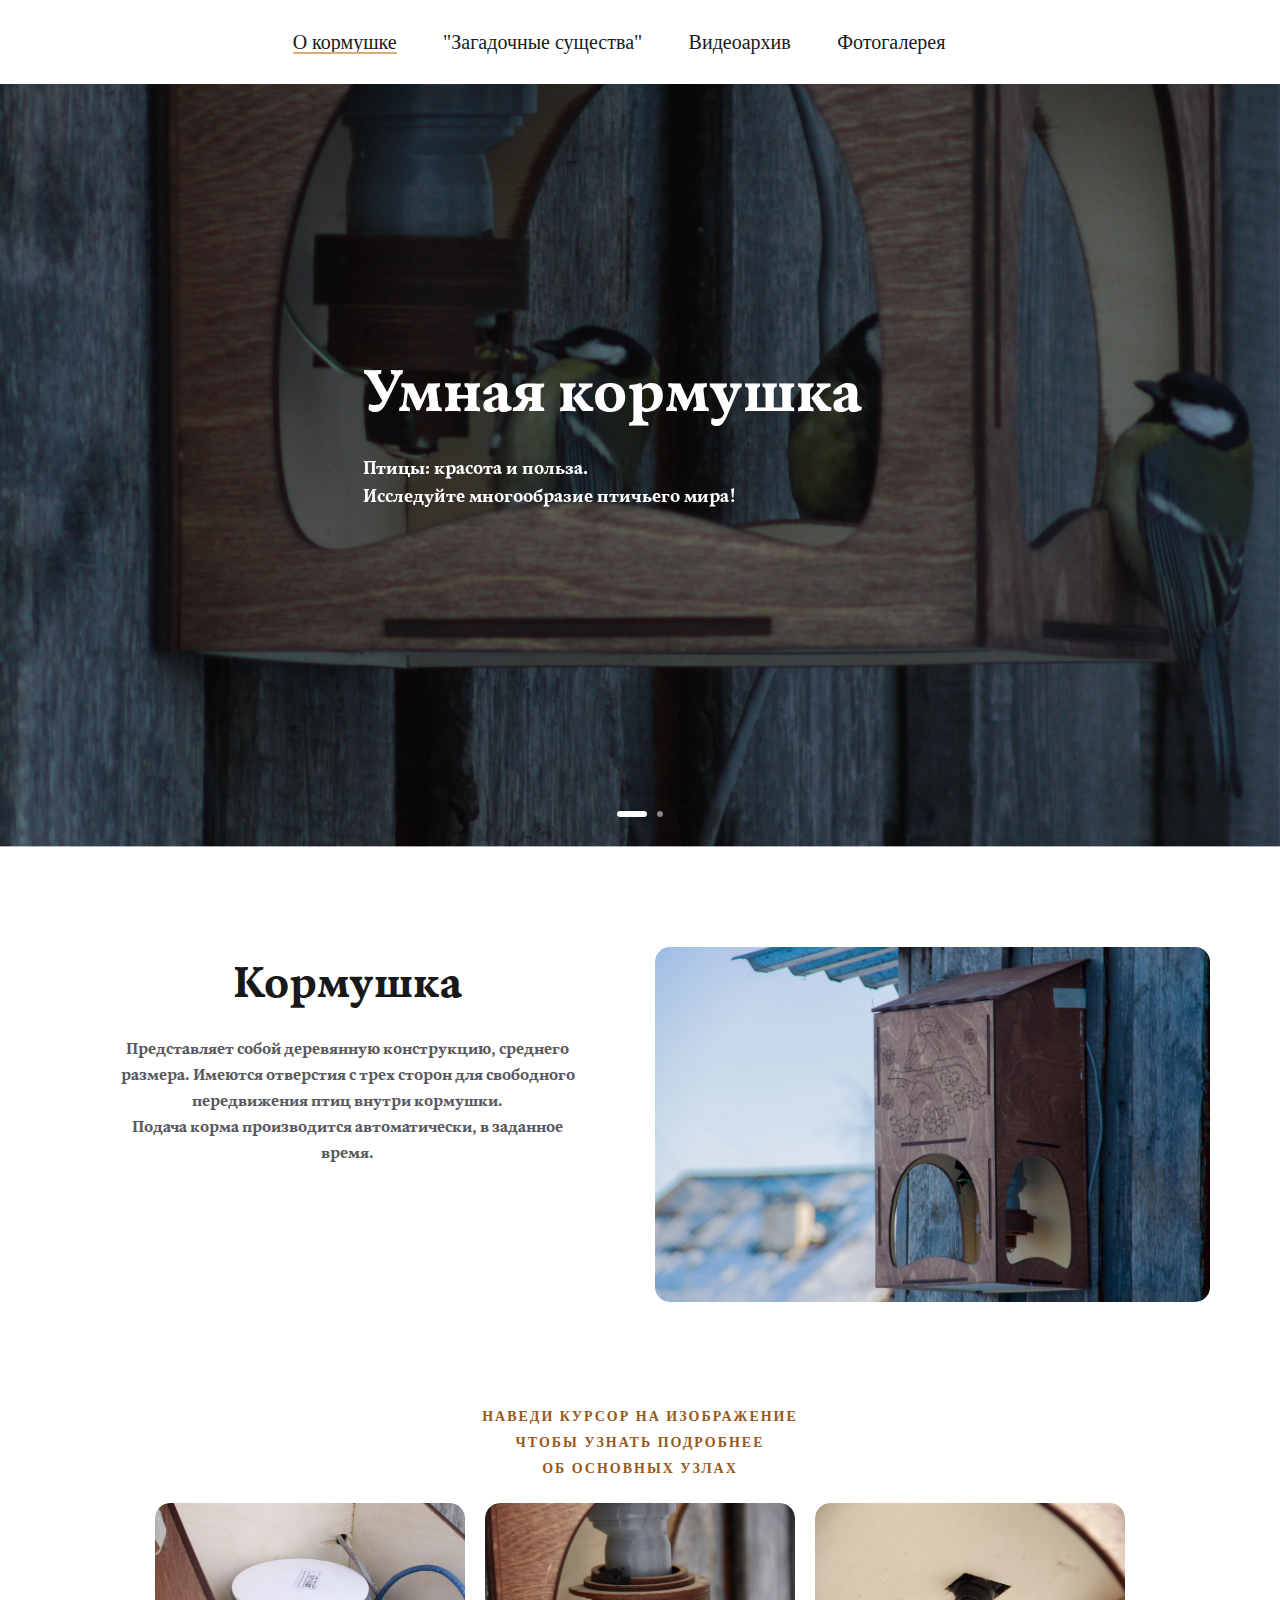
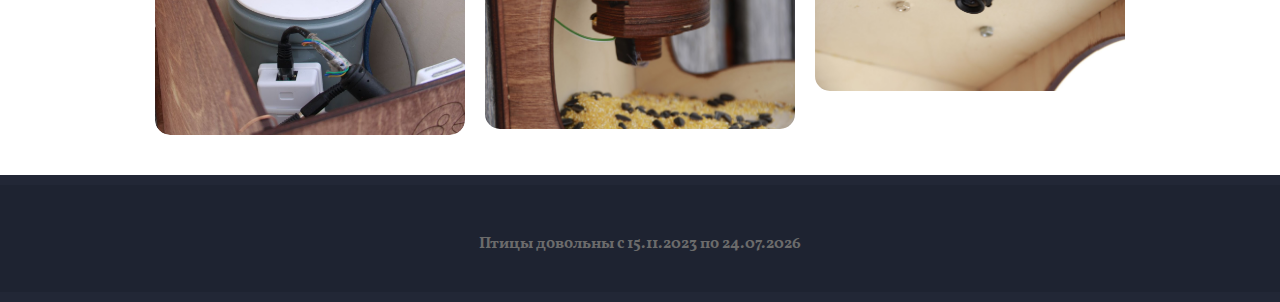
<file: index.html>
<!DOCTYPE html>
<html lang="zxx">
    
   <head>
      <meta charset="UTF-8">
      <meta name="description" content="Кормушка">
      <meta name="keywords" content="кормушка, птицы, автоматизация, html">
      <meta name="viewport" content="width=device-width, initial-scale=1.0">
      <meta http-equiv="X-UA-Compatible" content="ie=edge">
      <title>Пернатый журнал</title>
      <link rel="shortcut icon" href="img/kormuha/kormuh.jpg">
<!-- Yandex.Metrika counter -->
<script type="text/javascript" >
    (function(m,e,t,r,i,k,a){m[i]=m[i]||function(){(m[i].a=m[i].a||[]).push(arguments)};
    m[i].l=1*new Date();
    for (var j = 0; j < document.scripts.length; j++) {if (document.scripts[j].src === r) { return; }}
    k=e.createElement(t),a=e.getElementsByTagName(t)[0],k.async=1,k.src=r,a.parentNode.insertBefore(k,a)})
    (window, document, "script", "https://mc.yandex.ru/metrika/tag.js", "ym");
 
    ym(99048388, "init", {
         clickmap:true,
         trackLinks:true,
         accurateTrackBounce:true,
         webvisor:true
    });
 </script>
 <noscript><div><img src="https://mc.yandex.ru/watch/99048388" style="position:absolute; left:-9999px;" alt="" /></div></noscript>
 <!-- /Yandex.Metrika counter -->

      <!-- Google Font -->
      <link href="https://fonts.googleapis.com/css?family=Lora:400,700&display=swap" rel="stylesheet">
      <link href="https://fonts.googleapis.com/css?family=Cabin:400,500,600,700&display=swap" rel="stylesheet">

    <!-- Css Styles -->
    <link rel="stylesheet" href="css/bootstrap.min.css" type="text/css">
    <link rel="stylesheet" href="css/font-awesome.min.css" type="text/css">
    <link rel="stylesheet" href="css/elegant-icons.css" type="text/css">
    <link rel="stylesheet" href="css/flaticon.css" type="text/css">
    <link rel="stylesheet" href="css/owl.carousel.min.css" type="text/css">
    <link rel="stylesheet" href="css/nice-select.css" type="text/css">
    <link rel="stylesheet" href="css/jquery-ui.min.css" type="text/css">
    <link rel="stylesheet" href="css/magnific-popup.css" type="text/css">
    <link rel="stylesheet" href="css/slicknav.min.css" type="text/css">
    <link rel="stylesheet" href="css/style.css" type="text/css">
</head>

<body>
    <!-- Page Preloder -->
<!--     <div id="preloder">
        <div class="loader"></div>
    </div> -->

    <!-- Offcanvas Menu Section Begin -->
    <div class="offcanvas-menu-overlay"></div>
    <div class="canvas-open">
        <i class="icon_menu"></i>
    </div>
    <div class="offcanvas-menu-wrapper">
        <div class="canvas-close">
            <i class="icon_close"></i>
        </div>
        <div class="header-configure-area">
        </div>
        <nav class="mainmenu mobile-menu">
            <ul>
                <li><a href="./">О кормушке</a></li>
                <li><a href="./ufo">"Загадочные существа"</a></li>
                <li><a href="./strim">Видеоархив</a></li>
                <li><a href="./photog">Фотогалерея</a></li>
        </nav>
        <div id="mobile-menu-wrap"></div>

        <ul class="top-widget">
            <li><i class="fa fa-envelope"></i> kototronik@gmail.com</li>
        </ul>
    </div>
    <!-- Offcanvas Menu Section Ednd -->

    <!-- Header Section Begin -->                                   
    
        </div>
        <div class="menu-item">
            <div class="container">
                <div class="row">
                   
   
                    <div class="col-lg-10">
                        <div class="nav-menu">
                            <nav class="mainmenu">
                                <ul>
                                    <li class="active"><a href="./">О кормушке</a></li>
                                    <li><a href="./ufo">"Загадочные существа"</a></li>
                                    <li><a href="./strim">Видеоархив</a></li>
                                    <li><a href="./photog">Фотогалерея</a>
                                </ul>
                            </nav>
                            
                            </div>
                        </div>
                    </div>
                </div>
            </div>
            
        </div>
    </header>
    <!-- Header End -->

    <!-- Hero Section Begin -->
    <section class="hero-section">
        <div class="container">
            <div class="row">
                <div class="col-lg-6">
                    <div class="hero-text">
                        <h1>Умная кормушка</h1>
                        <p>Птицы: красота и польза.<br>Исследуйте многообразие птичьего мира!</p>
                    </div>
                </div>
              
                    </div>
                </div>
            </div>
        </div>
        <div class="hero-slider owl-carousel">
            <div class="hs-item set-bg" data-setbg="./img/backg/backg.JPG"></div>
            <div class="hs-item set-bg" data-setbg="./img/backg/backg1.JPG"></div>
        </div>
    </section>
    <!-- Hero Section End -->

    <!-- Main Section Begin -->
    <section class="aboutus-section spad">
        <div class="container">
            <div class="row">
                <div class="col-lg-6">
                    <div class="about-text">
                        <div class="section-title">
                            
                            <h2>Кормушка</h2>
                        </div>
                        <p class="f-para">Представляет собой деревянную конструкцию, среднего размера.
                            Имеются отверстия с трех сторон для свободного передвижения птиц внутри кормушки.
                        <br>Подача корма производится автоматически, в заданное время.</p>
                    </div>
                </div>
                <div class="col-lg-6">
                    <div class="about-pic">
                        <div class="row">
                            <div class="col-sm-6">
                                <img src="img/kormuha/kormuh.jpg" alt="">

                            </div>
                        </div>
                    </div>
                </div>
            </div>
        </div>
    </section>
    <!-- Main Section End -->

  
    <div class="section-title">
        <span>наведи курсор на изображение<br>чтобы узнать подробнее<br>об основных узлах</span>
    </div>

    </section>
    <div class="custom-gallery">
        <div class="custom-gallery-item">
            <img src="img/kormuha/bunk.JPG" alt="Бункер">
            <div class="custom-overlay">
                <div class="custom-text">Бункер. Выполнен ПВХ труб, представляет<br> собой емкость, в которую раз в неделю засыпается корм для птиц.<br>
                 </div>
            </div>
        </div>
        <div class="custom-gallery-item">
            <img src="img/kormuha/dotat.JPG" alt="Дозатор">
            <div class="custom-overlay">
                <div class="custom-text">Дозатор. Выполнен из фанеры, представляет собой мотор-редуктор и лопасть, <br>
                    при вращении которой, корм начинает сыпаться из бункера.</div>
            </div>
        </div>
        <div class="custom-gallery-item">
            <img src="img/kormuha/sova.JPG" alt="Камера">
            <div class="custom-overlay">
                <div class="custom-text">Камера. Установлена внутри кормушки,<br> позволила наблюдать за посетителями в режиме реального времени.<br>
                    Наблюдать можно с любого устройства.</div>
            </div>
        </div>
       
    </div>
    <!-- About Section End -->

   <!-- Footer Section Begin -->
 <footer class="footer-section">
    <div class="copyright-option">
        <div class="container">
            <div class="row">
                
                <div class="col-lg-5">
                    <div class="co-text"><p>
                    <br>Птицы довольны с 15.11.2023 по <script>
    var today = new Date();
    var day = String(today.getDate()).padStart(2, '0');
    var month = String(today.getMonth() + 1).padStart(2, '0'); 
    var year = today.getFullYear();
    
    document.write(day + "." + month + "." + year);
  </script>
                    </p></div>
                </div>
            </div>
        </div>
    </div>
</footer>
<!-- Footer Section End -->
     
    <!-- Js Pluginsssssss -->
    <script src="js/jquery-3.3.1.min.js"></script>
    <script src="js/bootstrap.min.js"></script>
    <script src="js/jquery.magnific-popup.min.js"></script>
    <script src="js/jquery.nice-select.min.js"></script>
    <script src="js/jquery-ui.min.js"></script>
    <script src="js/jquery.slicknav.js"></script>
    <script src="js/owl.carousel.min.js"></script>
    <script src="js/main.js"></script>
</body>

</html>
</file>
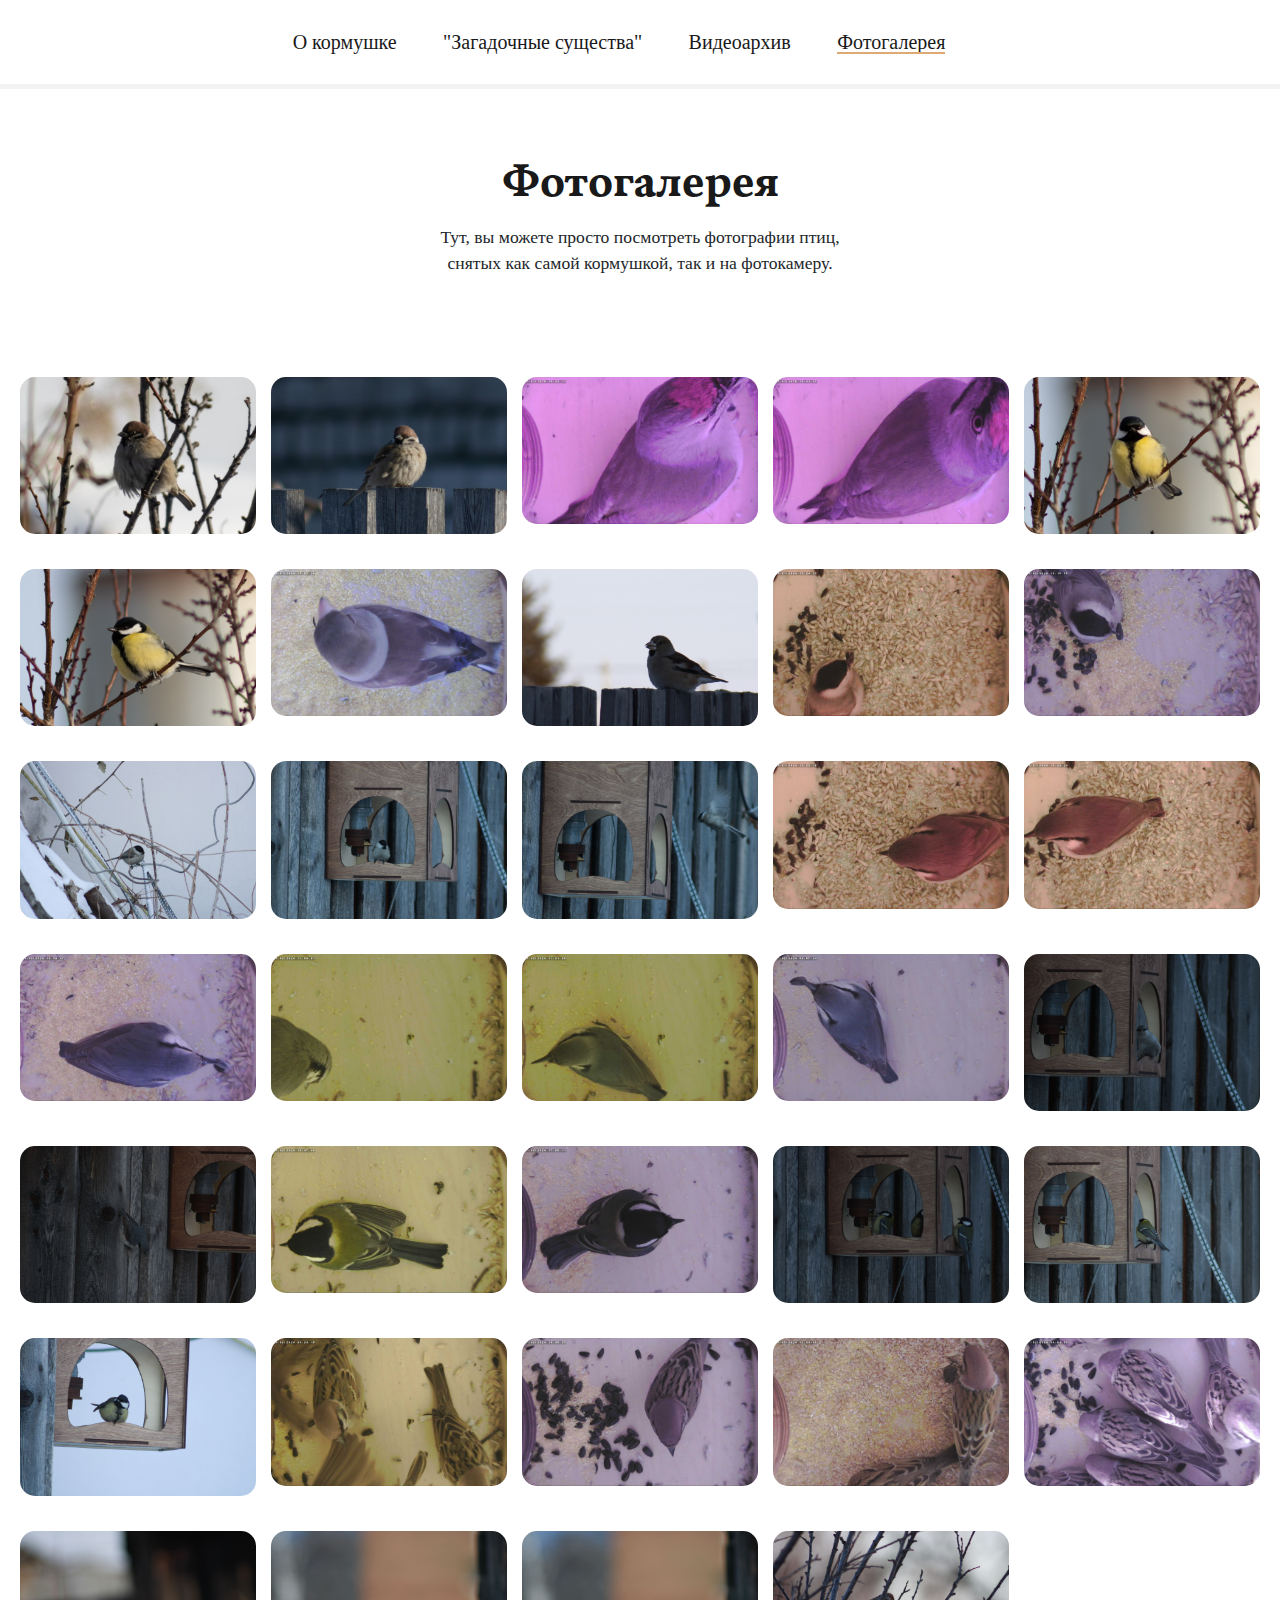
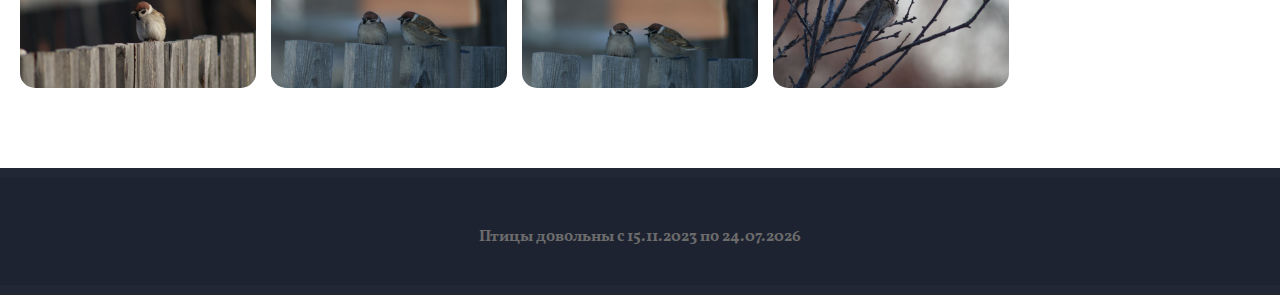
<file: photog.html>
<!DOCTYPE html>
<html lang="zxx">

<head>
    <meta charset="UTF-8">
    <meta name="description" content="Фотогалерея">
    <meta name="keywords" content="фотографии, птицы">
    <meta name="viewport" content="width=device-width, initial-scale=1.0">
    <meta http-equiv="X-UA-Compatible" content="ie=edge">
    <title>Галерея</title>
<!-- Yandex.Metrika counter -->
<script type="text/javascript" >
    (function(m,e,t,r,i,k,a){m[i]=m[i]||function(){(m[i].a=m[i].a||[]).push(arguments)};
    m[i].l=1*new Date();
    for (var j = 0; j < document.scripts.length; j++) {if (document.scripts[j].src === r) { return; }}
    k=e.createElement(t),a=e.getElementsByTagName(t)[0],k.async=1,k.src=r,a.parentNode.insertBefore(k,a)})
    (window, document, "script", "https://mc.yandex.ru/metrika/tag.js", "ym");
 
    ym(99048388, "init", {
         clickmap:true,
         trackLinks:true,
         accurateTrackBounce:true,
         webvisor:true
    });
 </script>
 <noscript><div><img src="https://mc.yandex.ru/watch/99048388" style="position:absolute; left:-9999px;" alt="" /></div></noscript>
 <!-- /Yandex.Metrika counter -->

    <!-- Google Font -->
    <link href="https://fonts.googleapis.com/css?family=Lora:400,700&display=swap" rel="stylesheet">
    <link href="https://fonts.googleapis.com/css?family=Cabin:400,500,600,700&display=swap" rel="stylesheet">

    <!-- Css Styles -->
    <link rel="stylesheet" href="css/bootstrap.min.css" type="text/css">
    <link rel="stylesheet" href="css/font-awesome.min.css" type="text/css">
    <link rel="stylesheet" href="css/elegant-icons.css" type="text/css">
    <link rel="stylesheet" href="css/flaticon.css" type="text/css">
    <link rel="stylesheet" href="css/owl.carousel.min.css" type="text/css">
    <link rel="stylesheet" href="css/nice-select.css" type="text/css">
    <link rel="stylesheet" href="css/jquery-ui.min.css" type="text/css">
    <link rel="stylesheet" href="css/magnific-popup.css" type="text/css">
    <link rel="stylesheet" href="css/slicknav.min.css" type="text/css">
    <link rel="stylesheet" href="css/style.css" type="text/css">
</head>

<body>
    <!-- Page Preloder -->
<!--     <div id="preloder">
        <div class="loader"></div>
    </div> -->

   <!-- Offcanvas Menu Section Begin -->
   <div class="offcanvas-menu-overlay"></div>
   <div class="canvas-open">
       <i class="icon_menu"></i>
   </div>
   <div class="offcanvas-menu-wrapper">
       <div class="canvas-close">
           <i class="icon_close"></i>
       </div>
       <div class="header-configure-area">
       </div>
       <nav class="mainmenu mobile-menu">
           <ul>
               <li><a href="./">О кормушке</a></li>
               <li><a href="./ufo">"Загадочные существа"</a></li>
               <li><a href="./strim">Видеоархив</a></li>
               <li><a href="./photog">Фотогалерея</a></li>
       </nav>
       <div id="mobile-menu-wrap"></div>

       <ul class="top-widget">
           <li><i class="fa fa-envelope"></i> kototronik@gmail.com</li>
       </ul>
   </div>
   <!-- Offcanvas Menu Section End -->

    <!-- Header Section Begin -->                                   
    
        </div>
        <div class="menu-item">
            <div class="container">
                <div class="row">


                    <div class="col-lg-10">
                        <div class="nav-menu">
                            <nav class="mainmenu">
                                <ul>
                                    <li><a href="./">О кормушке</a></li>
                                    <li><a href="./ufo">"Загадочные существа"</a></li>
                                    <li><a href="./strim">Видеоархив</a></li>
                                    <li class="active"><a href="./photog">Фотогалерея</a></li>
                                </ul>
                            </nav>
                            
                            </div>
                        </div>
                    </div>
                </div>
            </div>
        </div>
        <div class="line"></div>
    </header>
    <!-- Header End -->

     <!-- Breadcrumb Section Begin -->
     <div class="breadcrumb-section">
        <div class="container">
            <div class="row">
                <div class="col-lg-12">
                    <div class="breadcrumb-text">
                        <h2>Фотогалерея</h2>
                            <span>Тут, вы можете просто посмотреть фотографии птиц,<br>снятых как самой кормушкой, так и на фотокамеру.</span>
                        </div>
                    </div>
                </div>
            </div>
        </div>
    </div>
    <!-- Breadcrumb Section End -->

    <!-- Gallery Section Begin -->
    <section class="gallery">
        <div class="gallery-item">
            <img src="img/gallery/vorobeyK4.jpg" alt="воробей сидит на ветке">
        </div>
<div class="gallery-item">
            <img src="img/gallery/vorobeyK5.jpg" alt="воробей сидит на заборе">
</div>
        <div class="gallery-item">
            <img src="img/gallery/dyatel.jpg" alt="Дятел смотрит вперед">
        </div>
        <div class="gallery-item">
            <img src="img/gallery/dyatel1.jpg" alt="Дятел смотрит в камеру левым глазом">
        </div>
        <div class="gallery-item">
            <img src="img/gallery/sinichkaK3.jpg" alt="Синичка на веточке">
        </div>
        <div class="gallery-item">
            <img src="img/gallery/sinichkaK4.jpg" alt="Синичка на веточке">
        </div>
        <div class="gallery-item">
            <img src="img/gallery/dubonos.jpg" alt="Дубонос в кормушке">
        </div>
        <div class="gallery-item">
            <img src="img/gallery/dubonosK.JPG" alt="Дубонос на заборе">
        </div>
        <div class="gallery-item">
            <img src="img/gallery/gaichka.jpg" alt="Гаичка в кормушке">
        </div>
        <div class="gallery-item">
            <img src="img/gallery/gaichka1.jpg" alt="Гаичка в кормушке">
        </div>
        <div class="gallery-item">
            <img src="img/gallery/gaichkaK.JPG" alt="Гаичка на проводе">
        </div>
        <div class="gallery-item">
            <img src="img/gallery/gaichkaK1.JPG" alt="Гаичка на кормушке">
        </div>
        <div class="gallery-item">
            <img src="img/gallery/gaichkaK2.JPG" alt="Гаичка летит в кормушку">
        </div>
        <div class="gallery-item">
            <img src="img/gallery/popolzen.jpg" alt="Поползень в кормушке">
        </div>
        <div class="gallery-item">
            <img src="img/gallery/popolzen1.jpg" alt="Поползень в кормушке">
        </div>
        <div class="gallery-item">
            <img src="img/gallery/popolzen2.jpg" alt="Поползень в кормушке">
        </div>
        <div class="gallery-item">
            <img src="img/gallery/popolzen3.jpg" alt="Поползень в кормушке">
        </div>
        <div class="gallery-item">
            <img src="img/gallery/popolzen4.jpg" alt="Поползень в кормушке">
        </div>
        <div class="gallery-item">
            <img src="img/gallery/popolzen5.jpg" alt="Поползень в кормушке">
        </div>
        <div class="gallery-item">
            <img src="img/gallery/popolzenK.JPG" alt="Поползень в черных очках смотрит в камеру">
        </div>
        <div class="gallery-item">
            <img src="img/gallery/popolzenK1.JPG" alt="Поползень нарушает законы физики">
        </div>
        <div class="gallery-item">
            <img src="img/gallery/sinichka.jpg" alt="Синичка в кормушке">
        </div>
        <div class="gallery-item">
            <img src="img/gallery/sinichka1.jpg" alt="Синичка в кормушке">
        </div>
        <div class="gallery-item">
            <img src="img/gallery/sinichkaK.JPG" alt="Синички на кормушке">
        </div>
        <div class="gallery-item">
            <img src="img/gallery/sinichkaK1.JPG" alt="Синичка на кормушке">
        </div>
        <div class="gallery-item">
            <img src="img/gallery/sinichkaK2.JPG" alt="Синичка на кормушке">
        </div>
        <div class="gallery-item">
            <img src="img/gallery/vorobey.jpg" alt="Воробьи в кормушке">
        </div>
        <div class="gallery-item">
            <img src="img/gallery/vorobey1.jpg" alt="Воробьи в кормушке">
        </div>
        <div class="gallery-item">
            <img src="img/gallery/vorobey2.jpg" alt="Воробьи в кормушке">
        </div>
        <div class="gallery-item">
            <img src="img/gallery/vorobey3.jpg" alt="Воробьи в кормушке">
        </div>
        <div class="gallery-item">
            <img src="img/gallery/vorobeyK.JPG" alt="Воробей на заборе">
        </div>
        <div class="gallery-item">
            <img src="img/gallery/vorobeyK1.JPG" alt="Два воробья на заборе">
        </div>
        <div class="gallery-item">
            <img src="img/gallery/vorobeyK2.JPG" alt="Воробей кричит на воробья на заборе">
        </div>
        <div class="gallery-item">
            <img src="img/gallery/vorobeyK3.JPG" alt="Воробей на ветке">
        </div>
        
        <div id="lightbox" class="lightbox">
            <span class="close">&times;</span>
            <img class="lightbox-content" id="lightbox-img">
            <a class="prev">&#10094;</a>
            <a class="next">&#10095;</a>
        </div>
        
        
    </section>

    
    <!-- Gallery Section End -->

    <!-- Footer Section Begin -->
    <footer class="footer-section">
        <div class="copyright-option">
            <div class="container">
                <div class="row">
                    
                    <div class="col-lg-5">
                        <div class="co-text"><p>
                        <br>Птицы довольны с 15.11.2023 по <script>
        var today = new Date();
        var day = String(today.getDate()).padStart(2, '0');
        var month = String(today.getMonth() + 1).padStart(2, '0'); 
        var year = today.getFullYear();
        
        document.write(day + "." + month + "." + year);
      </script>
                        </p></div>
                    </div>
                </div>
            </div>
        </div>
    </footer>
    <!-- Footer Section End -->



    <!-- Js Plugins -->
    <script src="js/jquery-3.3.1.min.js"></script>
    <script src="js/bootstrap.min.js"></script>
    <script src="js/jquery.magnific-popup.min.js"></script>
    <script src="js/jquery.nice-select.min.js"></script>
    <script src="js/jquery-ui.min.js"></script>
    <script src="js/jquery.slicknav.js"></script>
    <script src="js/owl.carousel.min.js"></script>
    <script src="js/main.js"></script>
</body>

</html>
</file>
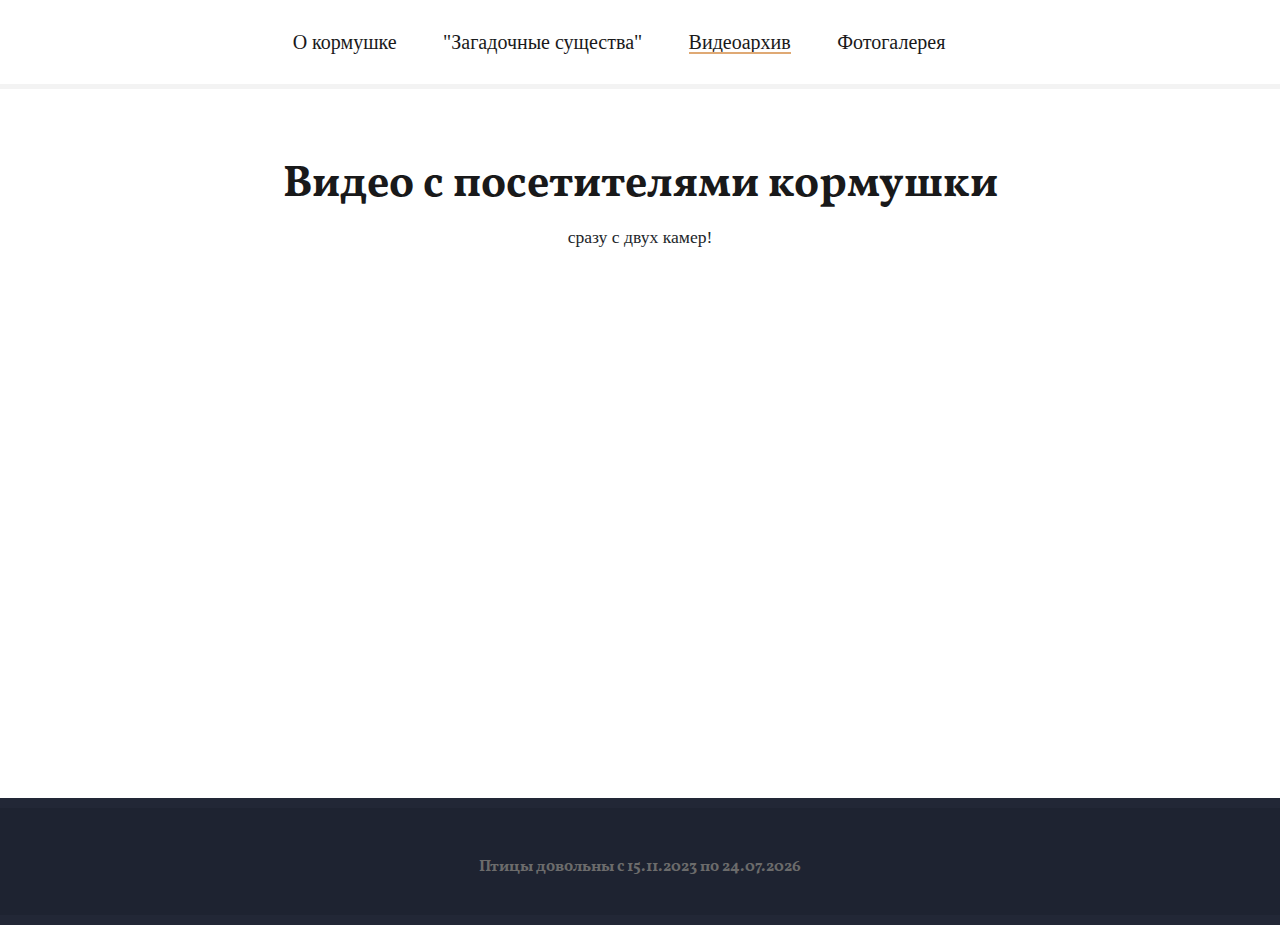
<file: strim.html>
<!DOCTYPE html>
<html lang="zxx">

<head>
    <meta charset="UTF-8">
    <meta name="description" content="Видеоархив">
    <meta name="keywords" content="Видеоархив, кормушка, птицы, html">
    <meta name="viewport" content="width=device-width, initial-scale=1.0">
    <meta http-equiv="X-UA-Compatible" content="ie=edge">
    <title>Видеоархив</title>
<!-- Yandex.Metrika counter -->
<script type="text/javascript" >
    (function(m,e,t,r,i,k,a){m[i]=m[i]||function(){(m[i].a=m[i].a||[]).push(arguments)};
    m[i].l=1*new Date();
    for (var j = 0; j < document.scripts.length; j++) {if (document.scripts[j].src === r) { return; }}
    k=e.createElement(t),a=e.getElementsByTagName(t)[0],k.async=1,k.src=r,a.parentNode.insertBefore(k,a)})
    (window, document, "script", "https://mc.yandex.ru/metrika/tag.js", "ym");
 
    ym(99048388, "init", {
         clickmap:true,
         trackLinks:true,
         accurateTrackBounce:true,
         webvisor:true
    });
 </script>
 <noscript><div><img src="https://mc.yandex.ru/watch/99048388" style="position:absolute; left:-9999px;" alt="" /></div></noscript>
 <!-- /Yandex.Metrika counter -->

    <!-- Google Font -->
    <link href="https://fonts.googleapis.com/css?family=Lora:400,700&display=swap" rel="stylesheet">
    <link href="https://fonts.googleapis.com/css?family=Cabin:400,500,600,700&display=swap" rel="stylesheet">

    <!-- Css Styles -->
    <link rel="stylesheet" href="css/bootstrap.min.css" type="text/css">
    <link rel="stylesheet" href="css/font-awesome.min.css" type="text/css">
    <link rel="stylesheet" href="css/elegant-icons.css" type="text/css">
    <link rel="stylesheet" href="css/flaticon.css" type="text/css">
    <link rel="stylesheet" href="css/owl.carousel.min.css" type="text/css">
    <link rel="stylesheet" href="css/nice-select.css" type="text/css">
    <link rel="stylesheet" href="css/jquery-ui.min.css" type="text/css">
    <link rel="stylesheet" href="css/magnific-popup.css" type="text/css">
    <link rel="stylesheet" href="css/slicknav.min.css" type="text/css">
    <link rel="stylesheet" href="css/style.css" type="text/css">
</head>

<body>
    <!-- Page Preloder -->
<!--     <div id="preloder">
        <div class="loader"></div>
    </div> -->

   <!-- Offcanvas Menu Section Begin -->
   <div class="offcanvas-menu-overlay"></div>
   <div class="canvas-open">
       <i class="icon_menu"></i>
   </div>
   <div class="offcanvas-menu-wrapper">
       <div class="canvas-close">
           <i class="icon_close"></i>
       </div>
       <div class="header-configure-area">
       </div>
       <nav class="mainmenu mobile-menu">
           <ul>
               <li><a href="./">О кормушке</a></li>
               <li><a href="./ufo">"Загадочные существа"</a></li>
               <li><a href="./strim">Видеоархив</a></li>
               <li><a href="./photog">Фотогалерея</a></li>
       </nav>
       <div id="mobile-menu-wrap"></div>

       <ul class="top-widget">
           <li><i class="fa fa-envelope"></i> kototronik@gmail.com</li>
       </ul>
   </div>
   <!-- Offcanvas Menu Section End -->

    <!-- Header Section Begin -->                                   
    
        </div>
        <div class="menu-item">
            <div class="container">
                <div class="row">


                    <div class="col-lg-10">
                        <div class="nav-menu">
                            <nav class="mainmenu">
                                <ul>
                                    <li><a href="./">О кормушке</a></li>
                                    <li><a href="./ufo">"Загадочные существа"</a></li>
                                    <li class="active"><a href="./strim">Видеоархив</a></li>
                                    <li><a href="./photog">Фотогалерея</a></li>
                                </ul>
                            </nav>
                            
                            </div>
                        </div>
                    </div>
                </div>
            </div>
        </div>
        <div class="line"></div>
    </header>
    <!-- Header End -->

    <!-- Stream Section Begin -->
    <div class="breadcrumb-section">
        <div class="container">
            <div class="row">
                <div class="col-lg-12">
                    <div class="breadcrumb-text">
                        <h2>Видео с посетителями кормушки</h2>
                            <span>сразу с двух камер!</span>
                        </div>
                    </div>
                </div>
            </div>
        </div>
    </div>
    <!-- Stream Section End -->


    <div class="iframe-container">
        <iframe src="https://rutube.ru/play/embed/ae0b224b1678fa8cc15930f8223cbd74/?skinColor=43a047" 
        allow="clipboard-write; autoplay" webkitAllowFullScreen mozallowfullscreen allowFullScreen>
    </iframe>
    </div>
    

    <!-- Footer Section Begin -->
    <footer class="footer-section">
        <div class="copyright-option">
            <div class="container">
                <div class="row">
                    
                    <div class="col-lg-5">
                        <div class="co-text"><p>
                        </br>Птицы довольны с 15.11.2023 по <script>
        var today = new Date();
        var day = String(today.getDate()).padStart(2, '0');
        var month = String(today.getMonth() + 1).padStart(2, '0'); 
        var year = today.getFullYear();
        
        document.write(day + "." + month + "." + year);
      </script>
                        </p></div>
                    </div>
                </div>
            </div>
        </div>
    </footer>
    <!-- Footer Section End -->



    <!-- Js Plugins -->
    <script src="js/jquery-3.3.1.min.js"></script>
    <script src="js/bootstrap.min.js"></script>
    <script src="js/jquery.magnific-popup.min.js"></script>
    <script src="js/jquery.nice-select.min.js"></script>
    <script src="js/jquery-ui.min.js"></script>
    <script src="js/jquery.slicknav.js"></script>
    <script src="js/owl.carousel.min.js"></script>
    <script src="js/main.js"></script>
</body>

</html>
</file>
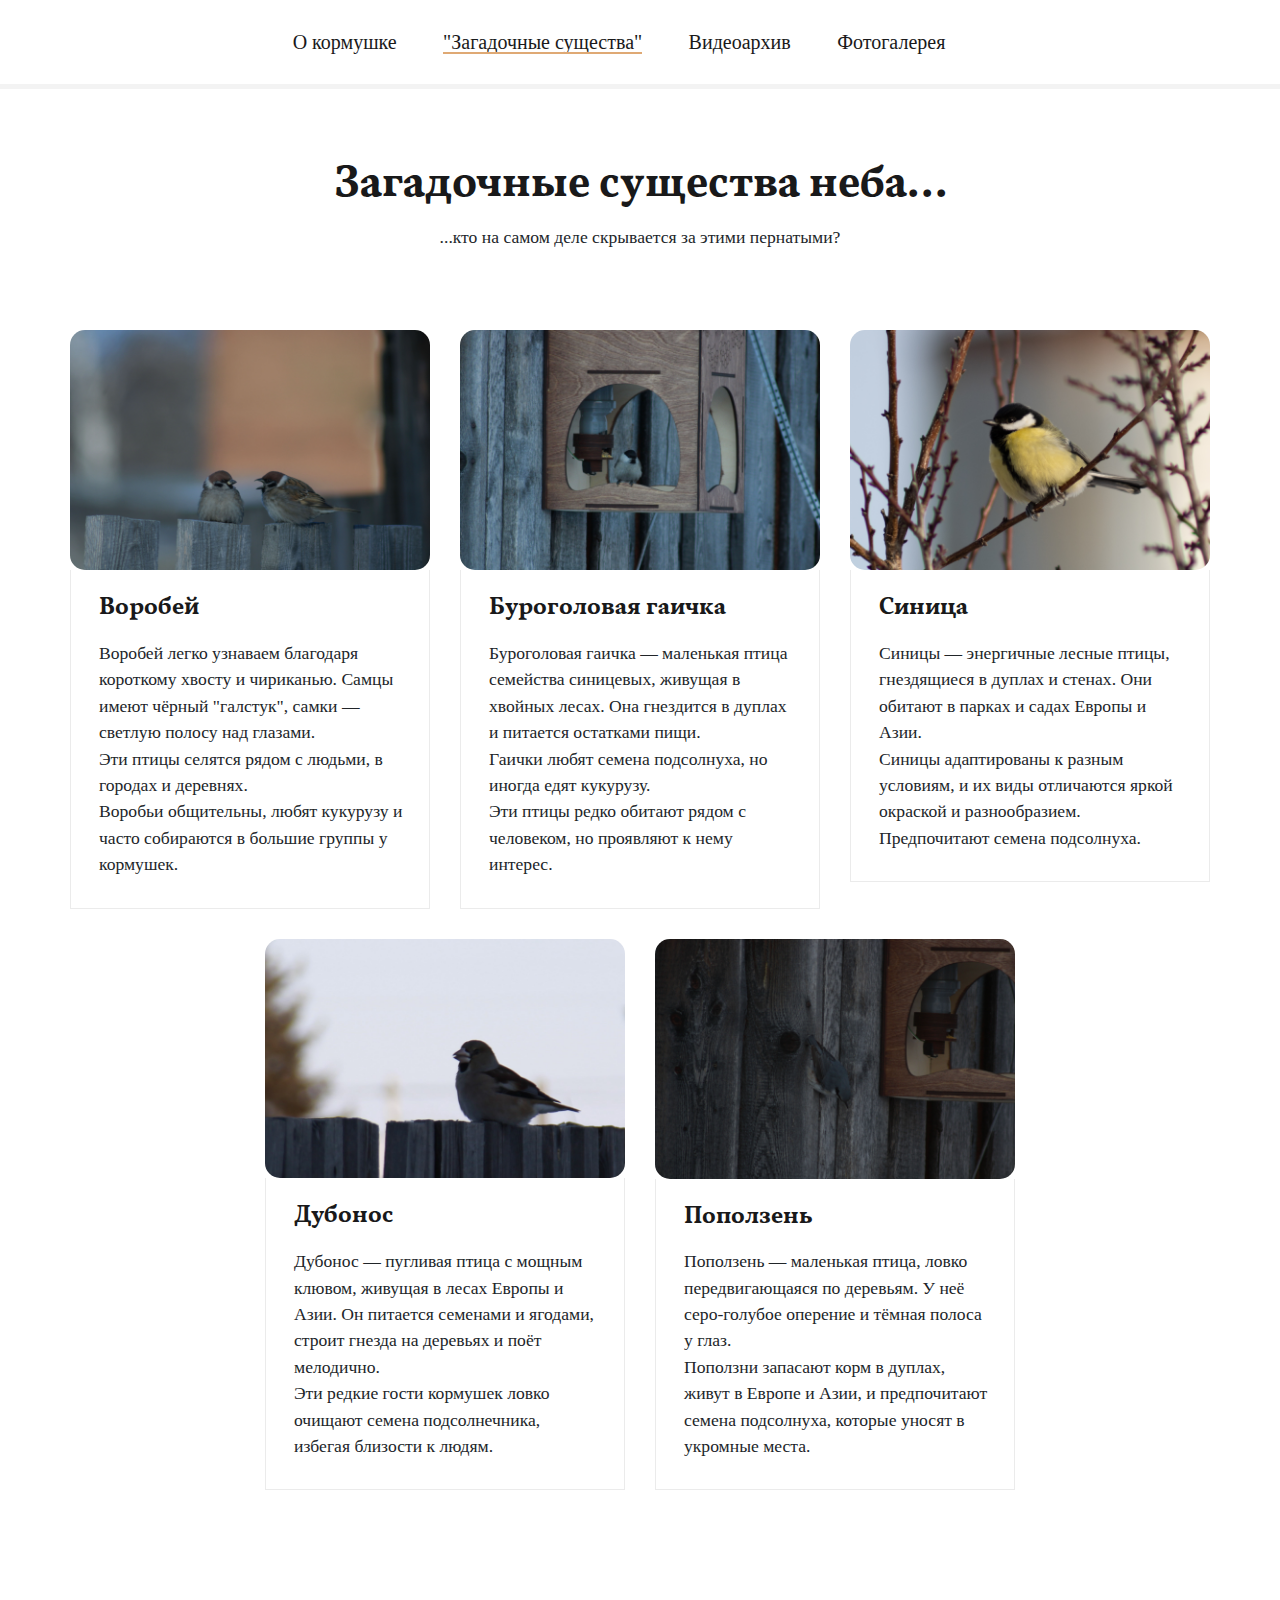
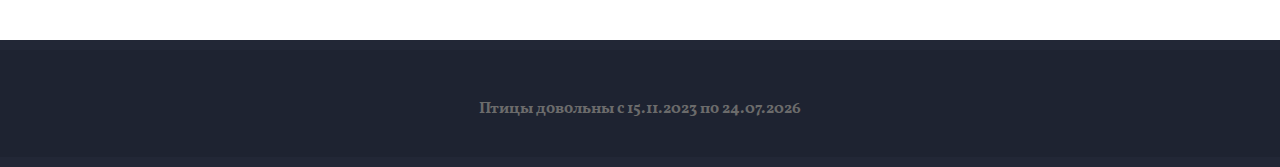
<file: ufo.html>
<!DOCTYPE html>
<html lang="zxx">

<head>
    <meta charset="UTF-8">
    <meta name="description" content="Птицы">
    <meta name="keywords" content="Птицы, кормушка, описание, html">
    <meta name="viewport" content="width=device-width, initial-scale=1.0">
    <meta http-equiv="X-UA-Compatible" content="ie=edge">
    <title>Загадочные существа</title>
<!-- Yandex.Metrika counter -->
<script type="text/javascript" >
    (function(m,e,t,r,i,k,a){m[i]=m[i]||function(){(m[i].a=m[i].a||[]).push(arguments)};
    m[i].l=1*new Date();
    for (var j = 0; j < document.scripts.length; j++) {if (document.scripts[j].src === r) { return; }}
    k=e.createElement(t),a=e.getElementsByTagName(t)[0],k.async=1,k.src=r,a.parentNode.insertBefore(k,a)})
    (window, document, "script", "https://mc.yandex.ru/metrika/tag.js", "ym");
 
    ym(99048388, "init", {
         clickmap:true,
         trackLinks:true,
         accurateTrackBounce:true,
         webvisor:true
    });
 </script>
 <noscript><div><img src="https://mc.yandex.ru/watch/99048388" style="position:absolute; left:-9999px;" alt="" /></div></noscript>
 <!-- /Yandex.Metrika counter -->

    <!-- Google Font -->
    <link href="https://fonts.googleapis.com/css?family=Lora:400,700&display=swap" rel="stylesheet">
    <link href="https://fonts.googleapis.com/css?family=Cabin:400,500,600,700&display=swap" rel="stylesheet">

    <!-- Css Styles -->
    <link rel="stylesheet" href="css/bootstrap.min.css" type="text/css">
    <link rel="stylesheet" href="css/font-awesome.min.css" type="text/css">
    <link rel="stylesheet" href="css/elegant-icons.css" type="text/css">
    <link rel="stylesheet" href="css/flaticon.css" type="text/css">
    <link rel="stylesheet" href="css/owl.carousel.min.css" type="text/css">
    <link rel="stylesheet" href="css/nice-select.css" type="text/css">
    <link rel="stylesheet" href="css/jquery-ui.min.css" type="text/css">
    <link rel="stylesheet" href="css/magnific-popup.css" type="text/css">
    <link rel="stylesheet" href="css/slicknav.min.css" type="text/css">
    <link rel="stylesheet" href="css/style.css" type="text/css">
</head>

<body>
    <!-- Page Preloder -->
<!--     <div id="preloder">
        <div class="loader"></div>
    </div> -->

   <!-- Offcanvas Menu Section Begin -->
   <div class="offcanvas-menu-overlay"></div>
   <div class="canvas-open">
       <i class="icon_menu"></i>
   </div>
   <div class="offcanvas-menu-wrapper">
       <div class="canvas-close">
           <i class="icon_close"></i>
       </div>
       <div class="header-configure-area">
       </div>
       <nav class="mainmenu mobile-menu">
           <ul>
               <li><a href="./">О кормушке</a></li>
               <li><a href="./ufo">"Загадочные существа"</a></li>
               <li><a href="./strim">Видеоархив</a></li>
               <li><a href="./photog">Фотогалерея</a>
       </nav>
       <div id="mobile-menu-wrap"></div>

       <ul class="top-widget">
           <li><i class="fa fa-envelope"></i> kototronik@gmail.com</li>
       </ul>
   </div>
   <!-- Offcanvas Menu Section End -->

    <!-- Header Section Begin -->                                   
    
        </div>
        <div class="menu-item">
            <div class="container">
                <div class="row">
                    

                    <div class="col-lg-10">
                        <div class="nav-menu">
                            <nav class="mainmenu">
                                <ul>
                                    <li><a href="./">О кормушке</a></li>
                                    <li class="active"><a href="./ufo">"Загадочные существа"</a></li>
                                    <li><a href="./strim">Видеоархив</a></li>
                                    <li><a href="./photog">Фотогалерея</a>
                                </ul>
                            </nav>
                            
                            </div>
                        </div>
                    </div>
                </div>
            </div>
        </div>
        <div class="line"></div>
    </header>
    <!-- Header End -->

    <!-- Breadcrumb Section Begin -->
    <div class="breadcrumb-section">
        <div class="container">
            <div class="row">
                <div class="col-lg-12">
                    <div class="breadcrumb-text">
                        <h2>Загадочные существа неба...</h2>
                            <span>...кто на самом деле скрывается за этими пернатыми?</span>
                        </div>
                    </div>
                </div>
            </div>
        </div>
    </div>
    <!-- Breadcrumb Section End -->

    <!-- ufo Section Begin -->
    <section class="rooms-section spad">
        <div class="container">
            <div class="row">
                <div class="col-lg-4 col-md-6">
                    <div class="room-item">
                        <img src="img/gallery/vorobeyK2.JPG" alt="">
                        <div class="ri-text">
                            <h4>Воробей</h4>
                            
                            <td class="text">Воробей легко узнаваем благодаря короткому хвосту и чириканью. Самцы имеют чёрный "галстук", самки — светлую полосу над глазами.
                            <br>Эти птицы селятся рядом с людьми, в городах и деревнях.
                            <br>Воробьи общительны, любят кукурузу и часто собираются в большие группы у кормушек.
                                </td>
                                <tr>
                            </table>
                        </div>
                    </div>
                </div>
                <div class="col-lg-4 col-md-6">
                    <div class="room-item">
                        <img src="img/gallery/gaichkaK1.JPG" alt="">
                        <div class="ri-text">
                            <h4>Буроголовая гаичка</h4>
                            
                                <td class="text">Буроголовая гаичка — маленькая птица семейства синицевых, живущая в хвойных лесах. Она гнездится в дуплах и питается остатками пищи.
                                <br>Гаички любят семена подсолнуха, но иногда едят кукурузу.
                            <br>Эти птицы редко обитают рядом с человеком, но проявляют к нему интерес.
                                    </td>
                            </table>
                        </div>
                    </div>
                </div>
                <div class="col-lg-4 col-md-6">
                    <div class="room-item">
                        <img src="img/gallery/sinichkaK4.jpg" alt="">
                        <div class="ri-text">
                            <h4>Синица</h4>
                            <td class="text">Синицы — энергичные лесные птицы, гнездящиеся в дуплах и стенах. Они обитают в парках и садах Европы и Азии.
                            <br> Синицы адаптированы к разным условиям, и их виды отличаются яркой окраской и разнообразием.
                        <br>Предпочитают семена подсолнуха.
                                </td>
                                </tbody>
                        </div>
                    </div>
                </div>
                <div class="col-lg-4 col-md-6">
                    <div class="room-item">
                        <img src="img/gallery/dubonosK.JPG" alt="">
                        <div class="ri-text">
                            <h4>Дубонос</h4>
                            <td class="text">Дубонос — пугливая птица с мощным клювом, живущая в лесах Европы и Азии.
                                Он питается семенами и ягодами, строит гнезда на деревьях и поёт мелодично.
                        <br>Эти редкие гости кормушек ловко очищают семена подсолнечника, избегая близости к людям.
                                </td>
                                </tbody>
                        </div>
                    </div>
                </div>
                <div class="col-lg-4 col-md-6">
                    <div class="room-item">
                        <img src="img/gallery/popolzenK1.JPG" alt="">
                        <div class="ri-text">
                            <h4>Поползень</h4>
                            <td class="text">Поползень — маленькая птица, ловко передвигающаяся по деревьям. У неё серо-голубое оперение и тёмная полоса у глаз.
                        <br>Поползни запасают корм в дуплах, живут в Европе и Азии, и предпочитают семена подсолнуха, которые уносят в укромные места.
                                </td>
                                </tbody>
                        </div>
                    </div>
                </div>
                
                
                    </div>
                </div>
            </div>
        </div>
    </section>
    <!-- ufo Section End -->

    <!-- Footer Section Begin -->
    <footer class="footer-section">
        <div class="copyright-option">
            <div class="container">
                <div class="row">
                    
                    <div class="col-lg-5">
                        <div class="co-text"><p>
                        <br>Птицы довольны с 15.11.2023 по <script>
        var today = new Date();
        var day = String(today.getDate()).padStart(2, '0');
        var month = String(today.getMonth() + 1).padStart(2, '0'); // Месяцы начинаются с 0
        var year = today.getFullYear();
        
        document.write(day + "." + month + "." + year);
      </script>
                        </p></div>
                    </div>
                </div>
            </div>
        </div>
    </footer>
    <!-- Footer Section End -->


    <!-- Js Plugins -->
    <script src="js/jquery-3.3.1.min.js"></script>
    <script src="js/bootstrap.min.js"></script>
    <script src="js/jquery.magnific-popup.min.js"></script>
    <script src="js/jquery.nice-select.min.js"></script>
    <script src="js/jquery-ui.min.js"></script>
    <script src="js/jquery.slicknav.js"></script>
    <script src="js/owl.carousel.min.js"></script>
    <script src="js/main.js"></script>
</body>

</html>
</file>
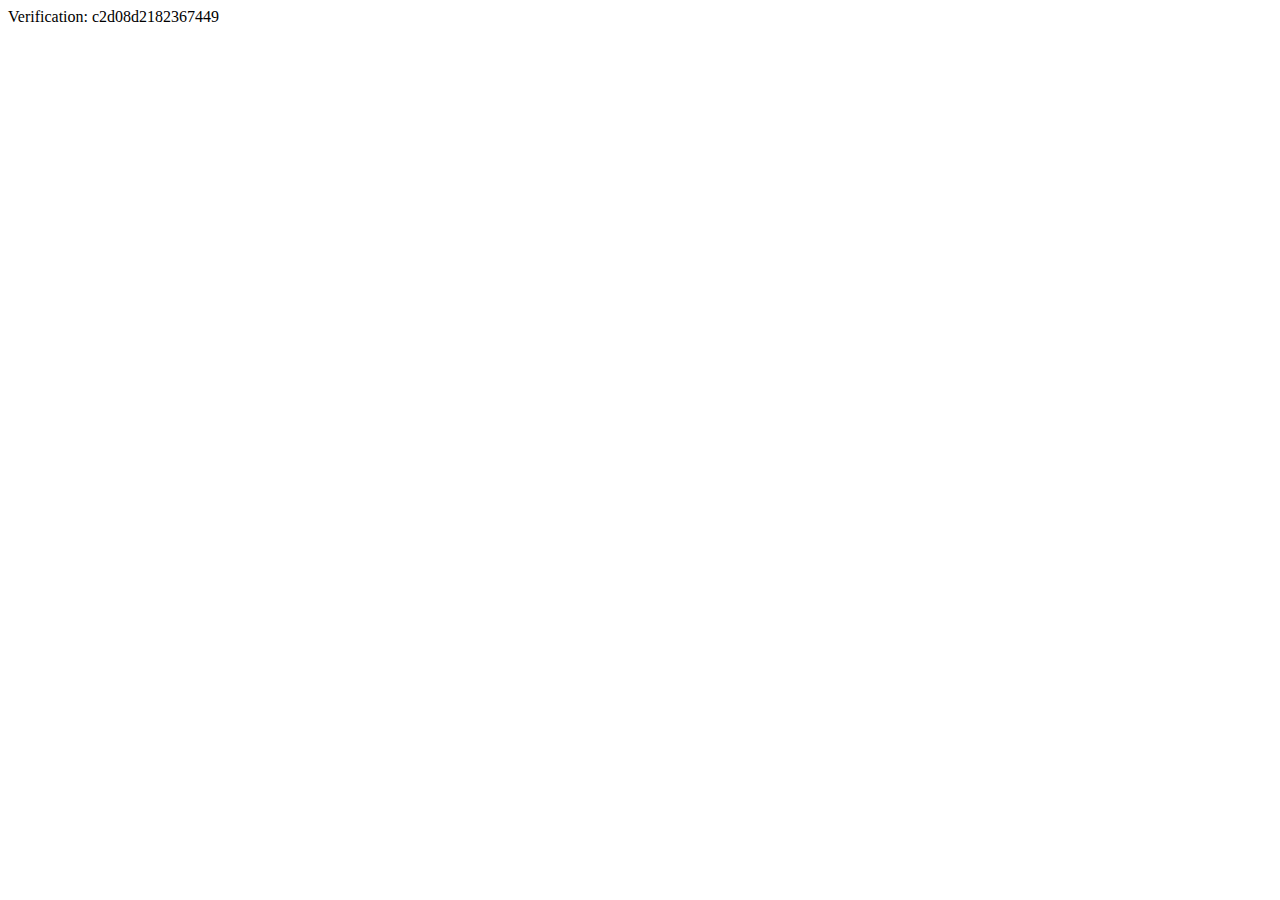
<file: yandex_c2d08d2182367449.html>
<html>
    <head>
        <meta http-equiv="Content-Type" content="text/html; charset=UTF-8">
    <script type="text/javascript" src="https://gc.kis.v2.scr.kaspersky-labs.com/FD126C42-EBFA-4E12-B309-BB3FDD723AC1/main.js?attr=c1jucmqSw8W-7CnwHvfGSv0DvjllRIJia6IT8vJF68WO9ieQeJDeTnzctj6hjW6f2cVKV94nUBXng5kk5r20fOHUDYEa8xbn1_KcUj15TYuwPZ7sTmxdM4-V9olOm8sZ" charset="UTF-8"></script></head>
    <body>Verification: c2d08d2182367449</body>
</html>
</file>
<file: css/elegant-icons.css>
@font-face {
	font-family: 'ElegantIcons';
	src:url('../fonts/ElegantIcons.eot');
	src:url('../fonts/ElegantIcons.eot?#iefix') format('embedded-opentype'),
		url('../fonts/ElegantIcons.woff') format('woff'),
		url('../fonts/ElegantIcons.ttf') format('truetype'),
		url('../fonts/ElegantIcons.svg#ElegantIcons') format('svg');
	font-weight: normal;
	font-style: normal;
}

/* Use the following CSS code if you want to use data attributes for inserting your icons */
[data-icon]:before {
	font-family: 'ElegantIcons';
	content: attr(data-icon);
	speak: none;
	font-weight: normal;
	font-variant: normal;
	text-transform: none;
	line-height: 1;
	-webkit-font-smoothing: antialiased;
	-moz-osx-font-smoothing: grayscale;
}

/* Use the following CSS code if you want to have a class per icon */
/*
Instead of a list of all class selectors,
you can use the generic selector below, but it's slower:
[class*="your-class-prefix"] {
*/
.arrow_up, .arrow_down, .arrow_left, .arrow_right, .arrow_left-up, .arrow_right-up, .arrow_right-down, .arrow_left-down, .arrow-up-down, .arrow_up-down_alt, .arrow_left-right_alt, .arrow_left-right, .arrow_expand_alt2, .arrow_expand_alt, .arrow_condense, .arrow_expand, .arrow_move, .arrow_carrot-up, .arrow_carrot-down, .arrow_carrot-left, .arrow_carrot-right, .arrow_carrot-2up, .arrow_carrot-2down, .arrow_carrot-2left, .arrow_carrot-2right, .arrow_carrot-up_alt2, .arrow_carrot-down_alt2, .arrow_carrot-left_alt2, .arrow_carrot-right_alt2, .arrow_carrot-2up_alt2, .arrow_carrot-2down_alt2, .arrow_carrot-2left_alt2, .arrow_carrot-2right_alt2, .arrow_triangle-up, .arrow_triangle-down, .arrow_triangle-left, .arrow_triangle-right, .arrow_triangle-up_alt2, .arrow_triangle-down_alt2, .arrow_triangle-left_alt2, .arrow_triangle-right_alt2, .arrow_back, .icon_minus-06, .icon_plus, .icon_close, .icon_check, .icon_minus_alt2, .icon_plus_alt2, .icon_close_alt2, .icon_check_alt2, .icon_zoom-out_alt, .icon_zoom-in_alt, .icon_search, .icon_box-empty, .icon_box-selected, .icon_minus-box, .icon_plus-box, .icon_box-checked, .icon_circle-empty, .icon_circle-slelected, .icon_stop_alt2, .icon_stop, .icon_pause_alt2, .icon_pause, .icon_menu, .icon_menu-square_alt2, .icon_menu-circle_alt2, .icon_ul, .icon_ol, .icon_adjust-horiz, .icon_adjust-vert, .icon_document_alt, .icon_documents_alt, .icon_pencil, .icon_pencil-edit_alt, .icon_pencil-edit, .icon_folder-alt, .icon_folder-open_alt, .icon_folder-add_alt, .icon_info_alt, .icon_error-oct_alt, .icon_error-circle_alt, .icon_error-triangle_alt, .icon_question_alt2, .icon_question, .icon_comment_alt, .icon_chat_alt, .icon_vol-mute_alt, .icon_volume-low_alt, .icon_volume-high_alt, .icon_quotations, .icon_quotations_alt2, .icon_clock_alt, .icon_lock_alt, .icon_lock-open_alt, .icon_key_alt, .icon_cloud_alt, .icon_cloud-upload_alt, .icon_cloud-download_alt, .icon_image, .icon_images, .icon_lightbulb_alt, .icon_gift_alt, .icon_house_alt, .icon_genius, .icon_mobile, .icon_tablet, .icon_laptop, .icon_desktop, .icon_camera_alt, .icon_mail_alt, .icon_cone_alt, .icon_ribbon_alt, .icon_bag_alt, .icon_creditcard, .icon_cart_alt, .icon_paperclip, .icon_tag_alt, .icon_tags_alt, .icon_trash_alt, .icon_cursor_alt, .icon_mic_alt, .icon_compass_alt, .icon_pin_alt, .icon_pushpin_alt, .icon_map_alt, .icon_drawer_alt, .icon_toolbox_alt, .icon_book_alt, .icon_calendar, .icon_film, .icon_table, .icon_contacts_alt, .icon_headphones, .icon_lifesaver, .icon_piechart, .icon_refresh, .icon_link_alt, .icon_link, .icon_loading, .icon_blocked, .icon_archive_alt, .icon_heart_alt, .icon_star_alt, .icon_star-half_alt, .icon_star, .icon_star-half, .icon_tools, .icon_tool, .icon_cog, .icon_cogs, .arrow_up_alt, .arrow_down_alt, .arrow_left_alt, .arrow_right_alt, .arrow_left-up_alt, .arrow_right-up_alt, .arrow_right-down_alt, .arrow_left-down_alt, .arrow_condense_alt, .arrow_expand_alt3, .arrow_carrot_up_alt, .arrow_carrot-down_alt, .arrow_carrot-left_alt, .arrow_carrot-right_alt, .arrow_carrot-2up_alt, .arrow_carrot-2dwnn_alt, .arrow_carrot-2left_alt, .arrow_carrot-2right_alt, .arrow_triangle-up_alt, .arrow_triangle-down_alt, .arrow_triangle-left_alt, .arrow_triangle-right_alt, .icon_minus_alt, .icon_plus_alt, .icon_close_alt, .icon_check_alt, .icon_zoom-out, .icon_zoom-in, .icon_stop_alt, .icon_menu-square_alt, .icon_menu-circle_alt, .icon_document, .icon_documents, .icon_pencil_alt, .icon_folder, .icon_folder-open, .icon_folder-add, .icon_folder_upload, .icon_folder_download, .icon_info, .icon_error-circle, .icon_error-oct, .icon_error-triangle, .icon_question_alt, .icon_comment, .icon_chat, .icon_vol-mute, .icon_volume-low, .icon_volume-high, .icon_quotations_alt, .icon_clock, .icon_lock, .icon_lock-open, .icon_key, .icon_cloud, .icon_cloud-upload, .icon_cloud-download, .icon_lightbulb, .icon_gift, .icon_house, .icon_camera, .icon_mail, .icon_cone, .icon_ribbon, .icon_bag, .icon_cart, .icon_tag, .icon_tags, .icon_trash, .icon_cursor, .icon_mic, .icon_compass, .icon_pin, .icon_pushpin, .icon_map, .icon_drawer, .icon_toolbox, .icon_book, .icon_contacts, .icon_archive, .icon_heart, .icon_profile, .icon_group, .icon_grid-2x2, .icon_grid-3x3, .icon_music, .icon_pause_alt, .icon_phone, .icon_upload, .icon_download, .social_facebook, .social_twitter, .social_pinterest, .social_googleplus, .social_tumblr, .social_tumbleupon, .social_wordpress, .social_instagram, .social_dribbble, .social_vimeo, .social_linkedin, .social_rss, .social_deviantart, .social_share, .social_myspace, .social_skype, .social_youtube, .social_picassa, .social_googledrive, .social_flickr, .social_blogger, .social_spotify, .social_delicious, .social_facebook_circle, .social_twitter_circle, .social_pinterest_circle, .social_googleplus_circle, .social_tumblr_circle, .social_stumbleupon_circle, .social_wordpress_circle, .social_instagram_circle, .social_dribbble_circle, .social_vimeo_circle, .social_linkedin_circle, .social_rss_circle, .social_deviantart_circle, .social_share_circle, .social_myspace_circle, .social_skype_circle, .social_youtube_circle, .social_picassa_circle, .social_googledrive_alt2, .social_flickr_circle, .social_blogger_circle, .social_spotify_circle, .social_delicious_circle, .social_facebook_square, .social_twitter_square, .social_pinterest_square, .social_googleplus_square, .social_tumblr_square, .social_stumbleupon_square, .social_wordpress_square, .social_instagram_square, .social_dribbble_square, .social_vimeo_square, .social_linkedin_square, .social_rss_square, .social_deviantart_square, .social_share_square, .social_myspace_square, .social_skype_square, .social_youtube_square, .social_picassa_square, .social_googledrive_square, .social_flickr_square, .social_blogger_square, .social_spotify_square, .social_delicious_square, .icon_printer, .icon_calulator, .icon_building, .icon_floppy, .icon_drive, .icon_search-2, .icon_id, .icon_id-2, .icon_puzzle, .icon_like, .icon_dislike, .icon_mug, .icon_currency, .icon_wallet, .icon_pens, .icon_easel, .icon_flowchart, .icon_datareport, .icon_briefcase, .icon_shield, .icon_percent, .icon_globe, .icon_globe-2, .icon_target, .icon_hourglass, .icon_balance, .icon_rook, .icon_printer-alt, .icon_calculator_alt, .icon_building_alt, .icon_floppy_alt, .icon_drive_alt, .icon_search_alt, .icon_id_alt, .icon_id-2_alt, .icon_puzzle_alt, .icon_like_alt, .icon_dislike_alt, .icon_mug_alt, .icon_currency_alt, .icon_wallet_alt, .icon_pens_alt, .icon_easel_alt, .icon_flowchart_alt, .icon_datareport_alt, .icon_briefcase_alt, .icon_shield_alt, .icon_percent_alt, .icon_globe_alt, .icon_clipboard {
	font-family: 'ElegantIcons';
	speak: none;
	font-style: normal;
	font-weight: normal;
	font-variant: normal;
	text-transform: none;
	line-height: 1;
	-webkit-font-smoothing: antialiased;
}
.arrow_up:before {
	content: "\21";
}
.arrow_down:before {
	content: "\22";
}
.arrow_left:before {
	content: "\23";
}
.arrow_right:before {
	content: "\24";
}
.arrow_left-up:before {
	content: "\25";
}
.arrow_right-up:before {
	content: "\26";
}
.arrow_right-down:before {
	content: "\27";
}
.arrow_left-down:before {
	content: "\28";
}
.arrow-up-down:before {
	content: "\29";
}
.arrow_up-down_alt:before {
	content: "\2a";
}
.arrow_left-right_alt:before {
	content: "\2b";
}
.arrow_left-right:before {
	content: "\2c";
}
.arrow_expand_alt2:before {
	content: "\2d";
}
.arrow_expand_alt:before {
	content: "\2e";
}
.arrow_condense:before {
	content: "\2f";
}
.arrow_expand:before {
	content: "\30";
}
.arrow_move:before {
	content: "\31";
}
.arrow_carrot-up:before {
	content: "\32";
}
.arrow_carrot-down:before {
	content: "\33";
}
.arrow_carrot-left:before {
	content: "\34";
}
.arrow_carrot-right:before {
	content: "\35";
}
.arrow_carrot-2up:before {
	content: "\36";
}
.arrow_carrot-2down:before {
	content: "\37";
}
.arrow_carrot-2left:before {
	content: "\38";
}
.arrow_carrot-2right:before {
	content: "\39";
}
.arrow_carrot-up_alt2:before {
	content: "\3a";
}
.arrow_carrot-down_alt2:before {
	content: "\3b";
}
.arrow_carrot-left_alt2:before {
	content: "\3c";
}
.arrow_carrot-right_alt2:before {
	content: "\3d";
}
.arrow_carrot-2up_alt2:before {
	content: "\3e";
}
.arrow_carrot-2down_alt2:before {
	content: "\3f";
}
.arrow_carrot-2left_alt2:before {
	content: "\40";
}
.arrow_carrot-2right_alt2:before {
	content: "\41";
}
.arrow_triangle-up:before {
	content: "\42";
}
.arrow_triangle-down:before {
	content: "\43";
}
.arrow_triangle-left:before {
	content: "\44";
}
.arrow_triangle-right:before {
	content: "\45";
}
.arrow_triangle-up_alt2:before {
	content: "\46";
}
.arrow_triangle-down_alt2:before {
	content: "\47";
}
.arrow_triangle-left_alt2:before {
	content: "\48";
}
.arrow_triangle-right_alt2:before {
	content: "\49";
}
.arrow_back:before {
	content: "\4a";
}
.icon_minus-06:before {
	content: "\4b";
}
.icon_plus:before {
	content: "\4c";
}
.icon_close:before {
	content: "\4d";
}
.icon_check:before {
	content: "\4e";
}
.icon_minus_alt2:before {
	content: "\4f";
}
.icon_plus_alt2:before {
	content: "\50";
}
.icon_close_alt2:before {
	content: "\51";
}
.icon_check_alt2:before {
	content: "\52";
}
.icon_zoom-out_alt:before {
	content: "\53";
}
.icon_zoom-in_alt:before {
	content: "\54";
}
.icon_search:before {
	content: "\55";
}
.icon_box-empty:before {
	content: "\56";
}
.icon_box-selected:before {
	content: "\57";
}
.icon_minus-box:before {
	content: "\58";
}
.icon_plus-box:before {
	content: "\59";
}
.icon_box-checked:before {
	content: "\5a";
}
.icon_circle-empty:before {
	content: "\5b";
}
.icon_circle-slelected:before {
	content: "\5c";
}
.icon_stop_alt2:before {
	content: "\5d";
}
.icon_stop:before {
	content: "\5e";
}
.icon_pause_alt2:before {
	content: "\5f";
}
.icon_pause:before {
	content: "\60";
}
.icon_menu:before {
	content: "\61";
}
.icon_menu-square_alt2:before {
	content: "\62";
}
.icon_menu-circle_alt2:before {
	content: "\63";
}
.icon_ul:before {
	content: "\64";
}
.icon_ol:before {
	content: "\65";
}
.icon_adjust-horiz:before {
	content: "\66";
}
.icon_adjust-vert:before {
	content: "\67";
}
.icon_document_alt:before {
	content: "\68";
}
.icon_documents_alt:before {
	content: "\69";
}
.icon_pencil:before {
	content: "\6a";
}
.icon_pencil-edit_alt:before {
	content: "\6b";
}
.icon_pencil-edit:before {
	content: "\6c";
}
.icon_folder-alt:before {
	content: "\6d";
}
.icon_folder-open_alt:before {
	content: "\6e";
}
.icon_folder-add_alt:before {
	content: "\6f";
}
.icon_info_alt:before {
	content: "\70";
}
.icon_error-oct_alt:before {
	content: "\71";
}
.icon_error-circle_alt:before {
	content: "\72";
}
.icon_error-triangle_alt:before {
	content: "\73";
}
.icon_question_alt2:before {
	content: "\74";
}
.icon_question:before {
	content: "\75";
}
.icon_comment_alt:before {
	content: "\76";
}
.icon_chat_alt:before {
	content: "\77";
}
.icon_vol-mute_alt:before {
	content: "\78";
}
.icon_volume-low_alt:before {
	content: "\79";
}
.icon_volume-high_alt:before {
	content: "\7a";
}
.icon_quotations:before {
	content: "\7b";
}
.icon_quotations_alt2:before {
	content: "\7c";
}
.icon_clock_alt:before {
	content: "\7d";
}
.icon_lock_alt:before {
	content: "\7e";
}
.icon_lock-open_alt:before {
	content: "\e000";
}
.icon_key_alt:before {
	content: "\e001";
}
.icon_cloud_alt:before {
	content: "\e002";
}
.icon_cloud-upload_alt:before {
	content: "\e003";
}
.icon_cloud-download_alt:before {
	content: "\e004";
}
.icon_image:before {
	content: "\e005";
}
.icon_images:before {
	content: "\e006";
}
.icon_lightbulb_alt:before {
	content: "\e007";
}
.icon_gift_alt:before {
	content: "\e008";
}
.icon_house_alt:before {
	content: "\e009";
}
.icon_genius:before {
	content: "\e00a";
}
.icon_mobile:before {
	content: "\e00b";
}
.icon_tablet:before {
	content: "\e00c";
}
.icon_laptop:before {
	content: "\e00d";
}
.icon_desktop:before {
	content: "\e00e";
}
.icon_camera_alt:before {
	content: "\e00f";
}
.icon_mail_alt:before {
	content: "\e010";
}
.icon_cone_alt:before {
	content: "\e011";
}
.icon_ribbon_alt:before {
	content: "\e012";
}
.icon_bag_alt:before {
	content: "\e013";
}
.icon_creditcard:before {
	content: "\e014";
}
.icon_cart_alt:before {
	content: "\e015";
}
.icon_paperclip:before {
	content: "\e016";
}
.icon_tag_alt:before {
	content: "\e017";
}
.icon_tags_alt:before {
	content: "\e018";
}
.icon_trash_alt:before {
	content: "\e019";
}
.icon_cursor_alt:before {
	content: "\e01a";
}
.icon_mic_alt:before {
	content: "\e01b";
}
.icon_compass_alt:before {
	content: "\e01c";
}
.icon_pin_alt:before {
	content: "\e01d";
}
.icon_pushpin_alt:before {
	content: "\e01e";
}
.icon_map_alt:before {
	content: "\e01f";
}
.icon_drawer_alt:before {
	content: "\e020";
}
.icon_toolbox_alt:before {
	content: "\e021";
}
.icon_book_alt:before {
	content: "\e022";
}
.icon_calendar:before {
	content: "\e023";
}
.icon_film:before {
	content: "\e024";
}
.icon_table:before {
	content: "\e025";
}
.icon_contacts_alt:before {
	content: "\e026";
}
.icon_headphones:before {
	content: "\e027";
}
.icon_lifesaver:before {
	content: "\e028";
}
.icon_piechart:before {
	content: "\e029";
}
.icon_refresh:before {
	content: "\e02a";
}
.icon_link_alt:before {
	content: "\e02b";
}
.icon_link:before {
	content: "\e02c";
}
.icon_loading:before {
	content: "\e02d";
}
.icon_blocked:before {
	content: "\e02e";
}
.icon_archive_alt:before {
	content: "\e02f";
}
.icon_heart_alt:before {
	content: "\e030";
}
.icon_star_alt:before {
	content: "\e031";
}
.icon_star-half_alt:before {
	content: "\e032";
}
.icon_star:before {
	content: "\e033";
}
.icon_star-half:before {
	content: "\e034";
}
.icon_tools:before {
	content: "\e035";
}
.icon_tool:before {
	content: "\e036";
}
.icon_cog:before {
	content: "\e037";
}
.icon_cogs:before {
	content: "\e038";
}
.arrow_up_alt:before {
	content: "\e039";
}
.arrow_down_alt:before {
	content: "\e03a";
}
.arrow_left_alt:before {
	content: "\e03b";
}
.arrow_right_alt:before {
	content: "\e03c";
}
.arrow_left-up_alt:before {
	content: "\e03d";
}
.arrow_right-up_alt:before {
	content: "\e03e";
}
.arrow_right-down_alt:before {
	content: "\e03f";
}
.arrow_left-down_alt:before {
	content: "\e040";
}
.arrow_condense_alt:before {
	content: "\e041";
}
.arrow_expand_alt3:before {
	content: "\e042";
}
.arrow_carrot_up_alt:before {
	content: "\e043";
}
.arrow_carrot-down_alt:before {
	content: "\e044";
}
.arrow_carrot-left_alt:before {
	content: "\e045";
}
.arrow_carrot-right_alt:before {
	content: "\e046";
}
.arrow_carrot-2up_alt:before {
	content: "\e047";
}
.arrow_carrot-2dwnn_alt:before {
	content: "\e048";
}
.arrow_carrot-2left_alt:before {
	content: "\e049";
}
.arrow_carrot-2right_alt:before {
	content: "\e04a";
}
.arrow_triangle-up_alt:before {
	content: "\e04b";
}
.arrow_triangle-down_alt:before {
	content: "\e04c";
}
.arrow_triangle-left_alt:before {
	content: "\e04d";
}
.arrow_triangle-right_alt:before {
	content: "\e04e";
}
.icon_minus_alt:before {
	content: "\e04f";
}
.icon_plus_alt:before {
	content: "\e050";
}
.icon_close_alt:before {
	content: "\e051";
}
.icon_check_alt:before {
	content: "\e052";
}
.icon_zoom-out:before {
	content: "\e053";
}
.icon_zoom-in:before {
	content: "\e054";
}
.icon_stop_alt:before {
	content: "\e055";
}
.icon_menu-square_alt:before {
	content: "\e056";
}
.icon_menu-circle_alt:before {
	content: "\e057";
}
.icon_document:before {
	content: "\e058";
}
.icon_documents:before {
	content: "\e059";
}
.icon_pencil_alt:before {
	content: "\e05a";
}
.icon_folder:before {
	content: "\e05b";
}
.icon_folder-open:before {
	content: "\e05c";
}
.icon_folder-add:before {
	content: "\e05d";
}
.icon_folder_upload:before {
	content: "\e05e";
}
.icon_folder_download:before {
	content: "\e05f";
}
.icon_info:before {
	content: "\e060";
}
.icon_error-circle:before {
	content: "\e061";
}
.icon_error-oct:before {
	content: "\e062";
}
.icon_error-triangle:before {
	content: "\e063";
}
.icon_question_alt:before {
	content: "\e064";
}
.icon_comment:before {
	content: "\e065";
}
.icon_chat:before {
	content: "\e066";
}
.icon_vol-mute:before {
	content: "\e067";
}
.icon_volume-low:before {
	content: "\e068";
}
.icon_volume-high:before {
	content: "\e069";
}
.icon_quotations_alt:before {
	content: "\e06a";
}
.icon_clock:before {
	content: "\e06b";
}
.icon_lock:before {
	content: "\e06c";
}
.icon_lock-open:before {
	content: "\e06d";
}
.icon_key:before {
	content: "\e06e";
}
.icon_cloud:before {
	content: "\e06f";
}
.icon_cloud-upload:before {
	content: "\e070";
}
.icon_cloud-download:before {
	content: "\e071";
}
.icon_lightbulb:before {
	content: "\e072";
}
.icon_gift:before {
	content: "\e073";
}
.icon_house:before {
	content: "\e074";
}
.icon_camera:before {
	content: "\e075";
}
.icon_mail:before {
	content: "\e076";
}
.icon_cone:before {
	content: "\e077";
}
.icon_ribbon:before {
	content: "\e078";
}
.icon_bag:before {
	content: "\e079";
}
.icon_cart:before {
	content: "\e07a";
}
.icon_tag:before {
	content: "\e07b";
}
.icon_tags:before {
	content: "\e07c";
}
.icon_trash:before {
	content: "\e07d";
}
.icon_cursor:before {
	content: "\e07e";
}
.icon_mic:before {
	content: "\e07f";
}
.icon_compass:before {
	content: "\e080";
}
.icon_pin:before {
	content: "\e081";
}
.icon_pushpin:before {
	content: "\e082";
}
.icon_map:before {
	content: "\e083";
}
.icon_drawer:before {
	content: "\e084";
}
.icon_toolbox:before {
	content: "\e085";
}
.icon_book:before {
	content: "\e086";
}
.icon_contacts:before {
	content: "\e087";
}
.icon_archive:before {
	content: "\e088";
}
.icon_heart:before {
	content: "\e089";
}
.icon_profile:before {
	content: "\e08a";
}
.icon_group:before {
	content: "\e08b";
}
.icon_grid-2x2:before {
	content: "\e08c";
}
.icon_grid-3x3:before {
	content: "\e08d";
}
.icon_music:before {
	content: "\e08e";
}
.icon_pause_alt:before {
	content: "\e08f";
}
.icon_phone:before {
	content: "\e090";
}
.icon_upload:before {
	content: "\e091";
}
.icon_download:before {
	content: "\e092";
}
.social_facebook:before {
	content: "\e093";
}
.social_twitter:before {
	content: "\e094";
}
.social_pinterest:before {
	content: "\e095";
}
.social_googleplus:before {
	content: "\e096";
}
.social_tumblr:before {
	content: "\e097";
}
.social_tumbleupon:before {
	content: "\e098";
}
.social_wordpress:before {
	content: "\e099";
}
.social_instagram:before {
	content: "\e09a";
}
.social_dribbble:before {
	content: "\e09b";
}
.social_vimeo:before {
	content: "\e09c";
}
.social_linkedin:before {
	content: "\e09d";
}
.social_rss:before {
	content: "\e09e";
}
.social_deviantart:before {
	content: "\e09f";
}
.social_share:before {
	content: "\e0a0";
}
.social_myspace:before {
	content: "\e0a1";
}
.social_skype:before {
	content: "\e0a2";
}
.social_youtube:before {
	content: "\e0a3";
}
.social_picassa:before {
	content: "\e0a4";
}
.social_googledrive:before {
	content: "\e0a5";
}
.social_flickr:before {
	content: "\e0a6";
}
.social_blogger:before {
	content: "\e0a7";
}
.social_spotify:before {
	content: "\e0a8";
}
.social_delicious:before {
	content: "\e0a9";
}
.social_facebook_circle:before {
	content: "\e0aa";
}
.social_twitter_circle:before {
	content: "\e0ab";
}
.social_pinterest_circle:before {
	content: "\e0ac";
}
.social_googleplus_circle:before {
	content: "\e0ad";
}
.social_tumblr_circle:before {
	content: "\e0ae";
}
.social_stumbleupon_circle:before {
	content: "\e0af";
}
.social_wordpress_circle:before {
	content: "\e0b0";
}
.social_instagram_circle:before {
	content: "\e0b1";
}
.social_dribbble_circle:before {
	content: "\e0b2";
}
.social_vimeo_circle:before {
	content: "\e0b3";
}
.social_linkedin_circle:before {
	content: "\e0b4";
}
.social_rss_circle:before {
	content: "\e0b5";
}
.social_deviantart_circle:before {
	content: "\e0b6";
}
.social_share_circle:before {
	content: "\e0b7";
}
.social_myspace_circle:before {
	content: "\e0b8";
}
.social_skype_circle:before {
	content: "\e0b9";
}
.social_youtube_circle:before {
	content: "\e0ba";
}
.social_picassa_circle:before {
	content: "\e0bb";
}
.social_googledrive_alt2:before {
	content: "\e0bc";
}
.social_flickr_circle:before {
	content: "\e0bd";
}
.social_blogger_circle:before {
	content: "\e0be";
}
.social_spotify_circle:before {
	content: "\e0bf";
}
.social_delicious_circle:before {
	content: "\e0c0";
}
.social_facebook_square:before {
	content: "\e0c1";
}
.social_twitter_square:before {
	content: "\e0c2";
}
.social_pinterest_square:before {
	content: "\e0c3";
}
.social_googleplus_square:before {
	content: "\e0c4";
}
.social_tumblr_square:before {
	content: "\e0c5";
}
.social_stumbleupon_square:before {
	content: "\e0c6";
}
.social_wordpress_square:before {
	content: "\e0c7";
}
.social_instagram_square:before {
	content: "\e0c8";
}
.social_dribbble_square:before {
	content: "\e0c9";
}
.social_vimeo_square:before {
	content: "\e0ca";
}
.social_linkedin_square:before {
	content: "\e0cb";
}
.social_rss_square:before {
	content: "\e0cc";
}
.social_deviantart_square:before {
	content: "\e0cd";
}
.social_share_square:before {
	content: "\e0ce";
}
.social_myspace_square:before {
	content: "\e0cf";
}
.social_skype_square:before {
	content: "\e0d0";
}
.social_youtube_square:before {
	content: "\e0d1";
}
.social_picassa_square:before {
	content: "\e0d2";
}
.social_googledrive_square:before {
	content: "\e0d3";
}
.social_flickr_square:before {
	content: "\e0d4";
}
.social_blogger_square:before {
	content: "\e0d5";
}
.social_spotify_square:before {
	content: "\e0d6";
}
.social_delicious_square:before {
	content: "\e0d7";
}
.icon_printer:before {
	content: "\e103";
}
.icon_calulator:before {
	content: "\e0ee";
}
.icon_building:before {
	content: "\e0ef";
}
.icon_floppy:before {
	content: "\e0e8";
}
.icon_drive:before {
	content: "\e0ea";
}
.icon_search-2:before {
	content: "\e101";
}
.icon_id:before {
	content: "\e107";
}
.icon_id-2:before {
	content: "\e108";
}
.icon_puzzle:before {
	content: "\e102";
}
.icon_like:before {
	content: "\e106";
}
.icon_dislike:before {
	content: "\e0eb";
}
.icon_mug:before {
	content: "\e105";
}
.icon_currency:before {
	content: "\e0ed";
}
.icon_wallet:before {
	content: "\e100";
}
.icon_pens:before {
	content: "\e104";
}
.icon_easel:before {
	content: "\e0e9";
}
.icon_flowchart:before {
	content: "\e109";
}
.icon_datareport:before {
	content: "\e0ec";
}
.icon_briefcase:before {
	content: "\e0fe";
}
.icon_shield:before {
	content: "\e0f6";
}
.icon_percent:before {
	content: "\e0fb";
}
.icon_globe:before {
	content: "\e0e2";
}
.icon_globe-2:before {
	content: "\e0e3";
}
.icon_target:before {
	content: "\e0f5";
}
.icon_hourglass:before {
	content: "\e0e1";
}
.icon_balance:before {
	content: "\e0ff";
}
.icon_rook:before {
	content: "\e0f8";
}
.icon_printer-alt:before {
	content: "\e0fa";
}
.icon_calculator_alt:before {
	content: "\e0e7";
}
.icon_building_alt:before {
	content: "\e0fd";
}
.icon_floppy_alt:before {
	content: "\e0e4";
}
.icon_drive_alt:before {
	content: "\e0e5";
}
.icon_search_alt:before {
	content: "\e0f7";
}
.icon_id_alt:before {
	content: "\e0e0";
}
.icon_id-2_alt:before {
	content: "\e0fc";
}
.icon_puzzle_alt:before {
	content: "\e0f9";
}
.icon_like_alt:before {
	content: "\e0dd";
}
.icon_dislike_alt:before {
	content: "\e0f1";
}
.icon_mug_alt:before {
	content: "\e0dc";
}
.icon_currency_alt:before {
	content: "\e0f3";
}
.icon_wallet_alt:before {
	content: "\e0d8";
}
.icon_pens_alt:before {
	content: "\e0db";
}
.icon_easel_alt:before {
	content: "\e0f0";
}
.icon_flowchart_alt:before {
	content: "\e0df";
}
.icon_datareport_alt:before {
	content: "\e0f2";
}
.icon_briefcase_alt:before {
	content: "\e0f4";
}
.icon_shield_alt:before {
	content: "\e0d9";
}
.icon_percent_alt:before {
	content: "\e0da";
}
.icon_globe_alt:before {
	content: "\e0de";
}
.icon_clipboard:before {
	content: "\e0e6";
}


	.glyph {
		float: left;
		text-align: center;
		padding: .75em;
		margin: .4em 1.5em .75em 0;
		width: 6em;
text-shadow: none;
	}
        .glyph_big {
        font-size: 128px;
        color: #59c5dc;
        float: left;
        margin-right: 20px;
        }

        .glyph div { padding-bottom: 10px;}

	.glyph input {
		font-family: consolas, monospace;
		font-size: 12px;
		width: 100%;
		text-align: center;
		border: 0;
		box-shadow: 0 0 0 1px #ccc;
		padding: .2em;
                -moz-border-radius: 5px;
                -webkit-border-radius: 5px;
	}
	.centered {
		margin-left: auto;
		margin-right: auto;
	}
	.glyph .fs1 {
		font-size: 2em;
	}
</file>
<file: css/flaticon.css>
/*
  	Flaticon icon font: Flaticon
  	Creation date: 25/01/2019 11:32
  	*/

@font-face {
  font-family: "Flaticon";
  src: url("../fonts/Flaticon.eot");
  src: url("../fonts/Flaticon.eot?#iefix") format("embedded-opentype"),
       url("../fonts/Flaticon.woff") format("woff"),
       url("../fonts/Flaticon.ttf") format("truetype"),
       url("../fonts/Flaticon.svg#Flaticon") format("svg");
  font-weight: normal;
  font-style: normal;
}

@media screen and (-webkit-min-device-pixel-ratio:0) {
  @font-face {
    font-family: "Flaticon";
    src: url("../fonts/Flaticon.svg#Flaticon") format("svg");
  }
}

[class^="flaticon-"]:before, [class*=" flaticon-"]:before,
[class^="flaticon-"]:after, [class*=" flaticon-"]:after {   
  font-family: Flaticon;
  font-size: 50px;
  font-style: normal;
  margin-left: 0;
}

.flaticon-001-luggage:before { content: "\f100"; }
.flaticon-002-breakfast:before { content: "\f101"; }
.flaticon-003-air-conditioner:before { content: "\f102"; }
.flaticon-004-fridge:before { content: "\f103"; }
.flaticon-005-tea:before { content: "\f104"; }
.flaticon-006-dumbbell:before { content: "\f105"; }
.flaticon-007-swimming-pool:before { content: "\f106"; }
.flaticon-008-heater:before { content: "\f107"; }
.flaticon-009-cctv:before { content: "\f108"; }
.flaticon-010-newspaper:before { content: "\f109"; }
.flaticon-011-no-smoking:before { content: "\f10a"; }
.flaticon-012-cocktail:before { content: "\f10b"; }
.flaticon-013-safety-box:before { content: "\f10c"; }
.flaticon-014-ring-bell:before { content: "\f10d"; }
.flaticon-015-door-hanger:before { content: "\f10e"; }
.flaticon-016-washing-machine:before { content: "\f10f"; }
.flaticon-017-sunbed:before { content: "\f110"; }
.flaticon-018-iron:before { content: "\f111"; }
.flaticon-019-television:before { content: "\f112"; }
.flaticon-020-telephone:before { content: "\f113"; }
.flaticon-021-flip-flops:before { content: "\f114"; }
.flaticon-022-clock:before { content: "\f115"; }
.flaticon-023-hair-dryer:before { content: "\f116"; }
.flaticon-024-towel:before { content: "\f117"; }
.flaticon-025-pillow:before { content: "\f118"; }
.flaticon-026-bed:before { content: "\f119"; }
.flaticon-027-mirror:before { content: "\f11a"; }
.flaticon-028-vacuum-cleaner:before { content: "\f11b"; }
.flaticon-029-wifi:before { content: "\f11c"; }
.flaticon-030-bathtub:before { content: "\f11d"; }
.flaticon-031-elevator:before { content: "\f11e"; }
.flaticon-032-armchair:before { content: "\f11f"; }
.flaticon-033-dinner:before { content: "\f120"; }
.flaticon-034-camera:before { content: "\f121"; }
.flaticon-035-eight-ball:before { content: "\f122"; }
.flaticon-036-parking:before { content: "\f123"; }
.flaticon-037-sink:before { content: "\f124"; }
.flaticon-038-five-stars:before { content: "\f125"; }
.flaticon-039-three-stars:before { content: "\f126"; }
.flaticon-040-key-card:before { content: "\f127"; }
.flaticon-041-lamp:before { content: "\f128"; }
.flaticon-042-menu:before { content: "\f129"; }
.flaticon-043-room-service:before { content: "\f12a"; }
.flaticon-044-clock-1:before { content: "\f12b"; }
.flaticon-045-door:before { content: "\f12c"; }
.flaticon-046-toothbrush:before { content: "\f12d"; }
.flaticon-047-calendar:before { content: "\f12e"; }
.flaticon-048-door-handle:before { content: "\f12f"; }
.flaticon-049-power-socket:before { content: "\f130"; }
.flaticon-050-bellboy:before { content: "\f131"; }
</file>
<file: css/nice-select.css>
.nice-select {
  -webkit-tap-highlight-color: transparent;
  background-color: #fff;
  border-radius: 5px;
  border: solid 1px #e8e8e8;
  box-sizing: border-box;
  clear: both;
  cursor: pointer;
  display: block;
  float: left;
  font-family: inherit;
  font-size: 14px;
  font-weight: normal;
  height: 42px;
  line-height: 40px;
  outline: none;
  padding-left: 18px;
  padding-right: 30px;
  position: relative;
  text-align: left !important;
  -webkit-transition: all 0.2s ease-in-out;
  transition: all 0.2s ease-in-out;
  -webkit-user-select: none;
     -moz-user-select: none;
      -ms-user-select: none;
          user-select: none;
  white-space: nowrap;
  width: auto; }
  .nice-select:hover {
    border-color: #dbdbdb; }
  .nice-select:active, .nice-select.open, .nice-select:focus {
    border-color: #999; }
  .nice-select:after {
    border-bottom: 2px solid #999;
    border-right: 2px solid #999;
    content: '';
    display: block;
    height: 5px;
    margin-top: -4px;
    pointer-events: none;
    position: absolute;
    right: 12px;
    top: 50%;
    -webkit-transform-origin: 66% 66%;
        -ms-transform-origin: 66% 66%;
            transform-origin: 66% 66%;
    -webkit-transform: rotate(45deg);
        -ms-transform: rotate(45deg);
            transform: rotate(45deg);
    -webkit-transition: all 0.15s ease-in-out;
    transition: all 0.15s ease-in-out;
    width: 5px; }
  .nice-select.open:after {
    -webkit-transform: rotate(-135deg);
        -ms-transform: rotate(-135deg);
            transform: rotate(-135deg); }
  .nice-select.open .list {
    opacity: 1;
    pointer-events: auto;
    -webkit-transform: scale(1) translateY(0);
        -ms-transform: scale(1) translateY(0);
            transform: scale(1) translateY(0); }
  .nice-select.disabled {
    border-color: #ededed;
    color: #999;
    pointer-events: none; }
    .nice-select.disabled:after {
      border-color: #cccccc; }
  .nice-select.wide {
    width: 100%; }
    .nice-select.wide .list {
      left: 0 !important;
      right: 0 !important; }
  .nice-select.right {
    float: right; }
    .nice-select.right .list {
      left: auto;
      right: 0; }
  .nice-select.small {
    font-size: 12px;
    height: 36px;
    line-height: 34px; }
    .nice-select.small:after {
      height: 4px;
      width: 4px; }
    .nice-select.small .option {
      line-height: 34px;
      min-height: 34px; }
  .nice-select .list {
    background-color: #fff;
    border-radius: 5px;
    box-shadow: 0 0 0 1px rgba(68, 68, 68, 0.11);
    box-sizing: border-box;
    margin-top: 4px;
    opacity: 0;
    overflow: hidden;
    padding: 0;
    pointer-events: none;
    position: absolute;
    top: 100%;
    left: 0;
    -webkit-transform-origin: 50% 0;
        -ms-transform-origin: 50% 0;
            transform-origin: 50% 0;
    -webkit-transform: scale(0.75) translateY(-21px);
        -ms-transform: scale(0.75) translateY(-21px);
            transform: scale(0.75) translateY(-21px);
    -webkit-transition: all 0.2s cubic-bezier(0.5, 0, 0, 1.25), opacity 0.15s ease-out;
    transition: all 0.2s cubic-bezier(0.5, 0, 0, 1.25), opacity 0.15s ease-out;
    z-index: 9; }
    .nice-select .list:hover .option:not(:hover) {
      background-color: transparent !important; }
  .nice-select .option {
    cursor: pointer;
    font-weight: 400;
    line-height: 40px;
    list-style: none;
    min-height: 40px;
    outline: none;
    padding-left: 18px;
    padding-right: 29px;
    text-align: left;
    -webkit-transition: all 0.2s;
    transition: all 0.2s; }
    .nice-select .option:hover, .nice-select .option.focus, .nice-select .option.selected.focus {
      background-color: #f6f6f6; }
    .nice-select .option.selected {
      font-weight: bold; }
    .nice-select .option.disabled {
      background-color: transparent;
      color: #999;
      cursor: default; }

.no-csspointerevents .nice-select .list {
  display: none; }

.no-csspointerevents .nice-select.open .list {
  display: block; }
</file>
<file: css/style.css>
/*------------------------------------------------------------------
[Table of contents]

1.  Template default CSS
	1.1	Variables
	1.2	Mixins
	1.3	Flexbox
	1.4	Reset
2.  Helper Css
3.  Header Section
4.  Hero Section
5.  About Section
6.  Services Section
7.  Testimonial Section
8.  Blog Section
9.  Contact
10.  Footer Style

-------------------------------------------------------------------*/

/*----------------------------------------*/

/* Template default CSS
/*----------------------------------------*/
@font-face {
	font-family: "vollda"; 
	src: url("../fonts/vollda/Vollda-Bold.eot"); 
	src: url("../fonts/vollda/Vollda-Bold.eot#iefix") format("embedded-opentype"),
	url("../fonts/vollda/Vollda-Bold.woff") format("woff"), 
	url("../fonts/vollda/Vollda.ttf") format("truetype"); 
	font-style: normal; 
	font-weight: normal; 
	}

   .line {
    border-bottom: 5px solid rgb(243, 243, 243);
   }

html, body {
	height: 100%;
	font-family: "volda";
	-webkit-font-smoothing: antialiased;
	font-smoothing: antialiased;
}

.iframe-container {
    position: relative;
    width: 100%;
    height: 0;
    padding-bottom: 56.25%; 
	margin: 0 auto; 
	margin-bottom: 7vh; 
}


.iframe-container iframe {
    position: absolute;
    top: 0;
    left: 0;
    width: 100%;
    height: 100%;
    border: none;
}


@media (min-width: 768px) {
    .iframe-container {
        width: 80%; 
        max-width: 720px; 
        padding-bottom: calc(720px * 9 / 16); 
    }
}

/* phgal beg*/
* {
    margin: 0;
    padding: 0;
    box-sizing: border-box;
}

body {
    font-family: 'Times New Roman', Times, serif;
	font-size: 110%;
}

header {
    text-align: center;
    margin: 20px 0;
}

.gallery {
    display: grid;
    grid-template-columns: repeat(auto-fill, minmax(200px, 1fr)); /* Гибкие столбцы */
    gap: 15px;
    padding: 20px;
	
}

.gallery-item {
    position: relative;
    overflow: hidden;
}

.gallery-item img {
    width: 100%;
    height: auto;
    display: block;
    transition: transform 0.3s ease;
}

.gallery-item:hover img {
    transform: scale(1.1); /* Эффект увеличения при наведении */
}

footer {
    text-align: center;
    margin-top: 40px;
    padding: 10px 0;
    background-color: #f1f1f1;
}
@media (max-width: 600px) {
    .gallery {
        grid-template-columns: 1fr; /* Один столбец на маленьких экранах */
    }
}
.lightbox {
    display: none;
    position: fixed;
    z-index: 999;
    left: 0;
    top: 0;
    width: 100%;
    height: 100%;
    background-color: rgba(0, 0, 0, 0.815);
    justify-content: center;
    align-items: center;
}

.lightbox-content {
    max-width: 90%;
    max-height: 80%;
}

.close {
    position: absolute;
    top: 20px;
    right: 40px;
    color: rgb(255, 255, 255);
    font-size: 40px;
    cursor: pointer;
	transition: color 0.3s ease; 
}

.close:hover {
    color: red; /* Изменение цвета крестика при наведении */
}

.prev, .next {
    cursor: pointer;
    position: absolute;
    top: 50%;
    width: auto;
    padding: 16px;
    margin-top: -22px;
    color: white !important;
    font-weight: bold;
    font-size: 40px;
    user-select: none;
    background-color: rgba(0, 0, 0, 0);
    border: none;
    outline: none;
}
.prev:hover, .next:hover {
    color: #f1f1f1; /* Сделать стрелки светлее при наведении */
    transform: scale(1.2); /* Увеличение стрелки */
}



.prev {
    left: 10px;
}

.next {
    right: 10px;
}

/* phgal end*/

h1, h2, h3, h4, h5, h6 {
	margin: 0;
	color: #111111;
	font-weight: 400;
	font-family: vollda;
}
h1 {
	font-size: 70px;
}
h2 {
	font-size: 36px;
}
h3 {
	font-size: 30px;
}
h4 {
	font-size: 24px;
}
h5 {
	font-size: 18px;
}
h6 {
	font-size: 16px;
}
p {
	font-size: 16px;
	font-family: "vollda";
	color: #6b6b6b;
	font-weight: 400;
	line-height: 26px;
	margin: 0 0 15px 0;
}
img {
	max-width: 100%;
}
input:focus, select:focus, button:focus, textarea:focus {
	outline: none;
}
a:hover, a:focus {
	text-decoration: none;
	outline: none;
	color: #fff;
}
ul, ol {
	padding: 0;
	margin: 0;
}
/*---------------------
  Helper CSS
-----------------------*/

.section-title {
	text-align: center;
	margin-bottom: 22px;
}
.section-title span {
	font-size: 14px;
	color: #97591a;
	font-weight: 700;
	text-transform: uppercase;
	letter-spacing: 2px;
}
.section-title h2 {
	font-size: 44px;
	color: #19191a;
	line-height: 58px;
	margin-top: 10px;
}
.set-bg {
	background-repeat: no-repeat;
	background-size: cover;
	background-position: top center;
}
.spad {
	padding-top: 100px;
	padding-bottom: 100px;
}
.spad-2 {
	padding-top: 50px;
	padding-bottom: 70px;
}
.text-white h1, .text-white h2, .text-white h3, .text-white h4, .text-white h5, .text-white h6, .text-white p, .text-white span, .text-white li, .text-white a {
	color: #fff;
}
/* buttons */

.primary-btn {
	display: inline-block;
	font-size: 13px;
	color: #ffffff;
	text-transform: uppercase;
	letter-spacing: 2px;
	font-weight: 700;
	position: relative;
}
.primary-btn:after {
	position: absolute;
	left: 0;
	bottom: -5px;
	width: 100%;
	height: 2px;
	background: #dfa974;
	content: "";
}
/* Preloder */

#preloder {
	position: fixed;
	width: 100%;
	height: 100%;
	top: 0;
	left: 0;
	z-index: 999999;
	background: #ffffff;
}
.loader {
	width: 40px;
	height: 40px;
	position: absolute;
	top: 50%;
	left: 50%;
	margin-top: -13px;
	margin-left: -13px;
	border-radius: 60px;
	animation: loader 0.8s linear infinite;
	-webkit-animation: loader 0.8s linear infinite;
}
@keyframes loader {
	0% {
		-webkit-transform: rotate(0deg);
		transform: rotate(0deg);
		border: 4px solid #f44336;
		border-left-color: transparent;
	}
	50% {
		-webkit-transform: rotate(180deg);
		transform: rotate(180deg);
		border: 4px solid #673ab7;
		border-left-color: transparent;
	}
	100% {
		-webkit-transform: rotate(360deg);
		transform: rotate(360deg);
		border: 4px solid #f44336;
		border-left-color: transparent;
	}
}
@-webkit-keyframes loader {
	0% {
		-webkit-transform: rotate(0deg);
		border: 4px solid #f44336;
		border-left-color: transparent;
	}
	50% {
		-webkit-transform: rotate(180deg);
		border: 4px solid #673ab7;
		border-left-color: transparent;
	}
	100% {
		-webkit-transform: rotate(360deg);
		border: 4px solid #f44336;
		border-left-color: transparent;
	}
}
.spacial-controls {
	position: fixed;
	width: 111px;
	height: 91px;
	top: 0;
	right: 0;
	z-index: 999;
}
.spacial-controls .search-switch {
	display: block;
	height: 100%;
	padding-top: 30px;
	background: #323232;
	text-align: center;
	cursor: pointer;
}

/*---------------------
  Header
-----------------------*/

.header-section.header-normal .menu-item {
	-webkit-box-shadow: 0px 12px 15px rgba(36, 11, 12, 0.05);
	box-shadow: 0px 12px 15px rgba(36, 11, 12, 0.05);
}
.top-nav {
	border-bottom: 1px solid #e5e5e5;
}
.top-nav .tn-left li {
	list-style: none;
	display: inline-block;
	font-size: 16px;
	color: #19191a;
	font-weight: 500;
	padding: 14px 0 12px;
	margin-right: 64px;
	position: relative;
}
.top-nav .tn-left li:after {
	position: absolute;
	right: -32px;
	top: 0;
	width: 1px;
	height: 100%;
	background: #e5e5e5;
	content: "";
}
.top-nav .tn-left li:last-child {
	margin-right: 0;
}
.top-nav .tn-left li:last-child:after {
	display: none;
}
.top-nav .tn-left li i {
	color: #dfa974;
	margin-right: 4px;
}
.top-nav .tn-right {
	text-align: right;
}
.top-nav .tn-right .top-social {
	display: inline-block;
	margin-right: 35px;
	padding: 13px 0;
}
.top-nav .tn-right .top-social a {
	display: inline-block;
	font-size: 16px;
	color: #19191a;
	margin-left: 15px;
}
.top-nav .tn-right .bk-btn {
	display: inline-block;
	font-size: 13px;
	font-weight: 700;
	padding: 16px 28px 15px;
	background: #dfa974;
	color: #ffffff;
	text-transform: uppercase;
	letter-spacing: 2px;
}

.menu-item {
	position: relative;
	z-index: 9;
}
.menu-item .logo {
	padding: 25px 0;
}
.menu-item .logo a {
	display: inline-block;
}
.menu-item .nav-menu {
	text-align: center;
}
.menu-item .nav-menu .mainmenu {
	display: inline-block;
}
.menu-item .nav-menu .mainmenu li {
	list-style: none;
	display: inline-block;
	position: relative;
	z-index: 1;
}
.menu-item .nav-menu .mainmenu li.active a:after {
	opacity: 1;
}
.menu-item .nav-menu .mainmenu li:hover>a:after {
	opacity: 1;
}
.menu-item .nav-menu .mainmenu li:hover .dropdown {
	top: 77px;
	opacity: 1;
	visibility: visible;
}
.menu-item .nav-menu .mainmenu li a {
	font-size: 20px;
	color: #19191a;
	margin-right: 42px;
	font-weight: 500;
	display: inline-block;
	padding: 27px 0;
	position: relative;
	-webkit-transition: all 0.3s;
	-o-transition: all 0.3s;
	transition: all 0.3s;
}
.menu-item .nav-menu .mainmenu li a:after {
	position: absolute;
	left: 0;
	top: 52px;
	width: 100%;
	height: 2px;
	background: #dfa974;
	content: "";
	opacity: 0;
	-webkit-transition: all 0.3s;
	-o-transition: all 0.3s;
	transition: all 0.3s;
}
.menu-item .nav-menu .mainmenu li .dropdown {
	position: absolute;
	left: 0;
	top: 97px;
	width: 180px;
	background: #ffffff;
	z-index: 9;
	opacity: 0;
	visibility: hidden;
	-webkit-transition: all 0.3s;
	-o-transition: all 0.3s;
	transition: all 0.3s;
	-webkit-box-shadow: 0px 9px 15px rgba(25, 25, 26, 0.05);
	box-shadow: 0px 9px 15px rgba(25, 25, 26, 0.05);
}
.menu-item .nav-menu .mainmenu li .dropdown li {
	list-style: none;
	display: block;
}
.menu-item .nav-menu .mainmenu li .dropdown li a {
	font-size: 16px;
	color: #19191a;
	display: block;
	text-align: left;
	padding: 8px 15px;
	-webkit-transition: all 0.3s;
	-o-transition: all 0.3s;
	transition: all 0.3s;
}
.menu-item .nav-menu .mainmenu li .dropdown li a:hover {
	color: #dfa974;
}
.menu-item .nav-menu .mainmenu li .dropdown li a:after {
	display: none;
}
.menu-item .nav-menu .nav-right {
	display: inline-block;
	margin-left: 43px;
	padding: 27px 0px;
}
.menu-item .nav-menu .nav-right i {
	font-size: 16px;
	color: #19191a;
	cursor: pointer;
}
.canvas-open {
	display: none;
}
.offcanvas-menu-wrapper {
	display: none;
}
/*---------------------
  Hero
-----------------------*/

.hero-section {
	position: relative;
	padding-top: 60px;
	padding-bottom: 300px;
}
.hero-section .container {
	position: relative;
	z-index: 5;
}
.hero-text {
	padding-top: 40%;
}
.hero-text h1 {
	font-size: 60px;
	line-height: 60px;
	color: #ffffff;
	margin-bottom: 30px;
}
.hero-text p {
	font-size: 18px;
	color: #ffffff;
	line-height: 28px;
	margin-bottom: 35px;
}
.hero-slider {
	position: absolute;
	width: 100%;
	height: 100%;
	left: 0;
	top: 0;
}
.hero-slider.owl-carousel .owl-dots {
	position: absolute;
	left: 0;
	bottom: 23px;
	width: 100%;
	text-align: center;
}
.hero-slider.owl-carousel .owl-dots button {
	height: 6px;
	width: 6px;
	background: #ffffff;
	opacity: 0.5;
	border-radius: 50%;
	margin-right: 10px;
	-webkit-transition: all 0.3s;
	-o-transition: all 0.3s;
	transition: all 0.3s;
}
.hero-slider.owl-carousel .owl-dots button.active {
	width: 30px;
	border-radius: 50px;
	opacity: 1;
}
.hero-slider.owl-carousel .owl-dots button:last-child {
	margin-right: 0;
}
.hero-slider .owl-stage-outer, .hero-slider .owl-stage, .hero-slider .owl-item, .hero-slider .hs-item {
	height: 100%;
}
/*---------------------
  About US
-----------------------*/

.about-text {
	text-align: center;
	padding: 0 35px;
}
.about-text p {
	color: #595960;
	font-weight: 500;
}
.about-text p.f-para {
	margin-bottom: 10px;
}
.about-text p.s-para {
	margin-bottom: 35px;
}
.about-text .about-btn {
	color: #19191a;
}
.about-pic img {
	min-width: 100%;
}
/*---------------------
  Service Section
-----------------------*/

.services-section {
	padding-bottom: 60px;
	border-top: 1px solid #e5e5e5;
}
.services-section .section-title {
	margin-bottom: 36px;
}
.service-item {
	text-align: center;
	padding: 30px 35px 18px;
	-webkit-transition: all 0.3s;
	-o-transition: all 0.3s;
	transition: all 0.3s;
}
.service-item:hover {
	background: #dfa974;
}
.service-item:hover i {
	color: #ffffff;
}
.service-item:hover h4 {
	color: #ffffff;
}
.service-item:hover p {
	color: #ffffff;
}
.service-item i {
	display: inline-block;
	color: #dfa974;
	-webkit-transition: all 0.3s;
	-o-transition: all 0.3s;
	transition: all 0.3s;
}
.service-item h4 {
	color: #19191a;
	font-size: 22px;
	margin-bottom: 15px;
	margin-top: 10px;
	-webkit-transition: all 0.3s;
	-o-transition: all 0.3s;
	transition: all 0.3s;
}
.service-item p {
	color: #707079;
	-webkit-transition: all 0.3s;
	-o-transition: all 0.3s;
	transition: all 0.3s;
}
/*------------------------
  Home Page Room Section 
-------------------------*/



.custom-gallery {
    display: flex;
    flex-wrap: wrap;
    justify-content: center;
    gap: 20px; /* Отступы между элементами */
}

/* Стили для больших экранов (мониторы) */
.custom-gallery-item {
    position: relative;
    overflow: hidden;
    border-radius: 15px; /* Скругление углов */
    width: calc(25% - 10px); /* Четыре изображения в ряд на больших экранах */
    transition: transform 0.3s;
}

.custom-gallery-item:hover {
    transform: scale(1.05); /* Увеличение при наведении */
}

img {
    width: 100%;
    height: auto; /* Адаптивная высота */
    border-radius: 15px; /* Скругление углов изображений */
}

.custom-overlay {
    position: absolute;
    top: 0;
    left: 0;
    right: 0;
    bottom: 0;
    background-color: rgba(0, 0, 0, 0.5); /* Затемнение */
    display: flex;
    align-items: center;
    justify-content: center;
    opacity: 0; /* Скрыто по умолчанию */
    transition: opacity 0.3s; /* Плавный переход */
    border-radius: 15px; /* Скругление углов оверлея */
}

.custom-gallery-item:hover .custom-overlay {
    opacity: 1; /* Показать оверлей при наведении */
}

.custom-text {
    color: white;
    font-size: 20px; /* Размер текста */
    text-align: center;
}

/* Медиа-запрос для мобильных устройств */
@media (max-width: 600px) {
    .custom-gallery-item {
        width: 90%; /* Изображение занимает всю ширину экрана на мобильных устройствах */
    }
    
    .custom-text {
        font-size: 16px; /* Уменьшение размера текста для мобильных устройств */
    }
}

.hp-room-items {
	margin-left: -15px;
	margin-right: -15px;
	overflow: hidden;
	padding-bottom: 25px;
}
.hp-room-items .hp-room-item {
	height: 300px;
	margin-right: -15px;
	position: relative;
	overflow: hidden;
}
.hp-room-items .hp-room-item:hover .hr-text {
	bottom: 1px;
}
.hp-room-items .hp-room-item:hover .hr-text h2 {
	margin-bottom: 30px;
}
.hp-room-items .hp-room-item .hr-text {
	position: absolute;
	left: 5px;
	right: 25px;
	bottom: -350px;
	-webkit-transition: all 0.5s;
	-o-transition: all 0.5s;
	transition: all 0.5s;
}
.hp-room-items .hp-room-item .hr-text h3 {
	color: #ffffff;
	-webkit-text-stroke: 0.25px rgb(0, 0, 0);
	font-weight: 900;
	margin-bottom: 15px;
}
.hp-room-items .hp-room-item .hr-text h2 {
	color: #dfa974;
	font-weight: 700;
	margin-bottom: 50px;
	-webkit-transition: all 0.2s;
	-o-transition: all 0.2s;
	transition: all 0.2s;
}
.hp-room-items .hp-room-item .hr-text h2 span {
	font-family: "Cabin", sans-serif;
	font-size: 16px;
	font-weight: 400;
	color: #ffffff;
}
.hp-room-items .hp-room-item .hr-text table {
	margin-bottom: 30px;
}
.hp-room-items .hp-room-item .hr-text table tbody tr td {
	font-size: 20px;
	font-weight: 500px;
	color: #ffffff;
	-webkit-text-stroke: 0.4px rgb(0, 0, 0);

	line-height: 36px;
}
.hp-room-items .hp-room-item .hr-text table tbody tr td.r-o {
	width: 120px;
}
.hp-room-items .hp-room-item .hr-text .primary-btn:after {
	background: #ffffff;
}
/*---------------------
  Testimonial Slider
-----------------------*/

.testimonial-section {
	background: #f9f9f9;
}
.testimonial-section .section-title {
	margin-bottom: 30px;
}
.testimonial-slider.owl-carousel .owl-item img {
	width: auto;
	margin: 0 auto;
}
.testimonial-slider.owl-carousel .owl-nav button {
	height: 44px;
	width: 44px;
	border: 1px solid #ebebeb;
	font-size: 24px;
	color: #707079;
	background: #ffffff;
	line-height: 48px;
	text-align: center;
	border-radius: 50%;
	position: absolute;
	left: -190px;
	top: 50%;
	-webkit-transform: translateY(-6px);
	-ms-transform: translateY(-6px);
	transform: translateY(-6px);
	-webkit-transition: all 0.3s;
	-o-transition: all 0.3s;
	transition: all 0.3s;
}
.testimonial-slider.owl-carousel .owl-nav button:hover {
	border-color: #19191a;
	color: #19191a;
}
.testimonial-slider.owl-carousel .owl-nav button.owl-next {
	left: auto;
	right: -190px;
}
.testimonial-slider .ts-item {
	text-align: center;
}
.testimonial-slider .ts-item p {
	font-size: 20px;
	color: #707079;
	line-height: 30px;
	margin-bottom: 50px;
}
.testimonial-slider .ts-item .ti-author {
	margin-bottom: 60px;
}
.testimonial-slider .ts-item .ti-author .rating {
	display: inline-block;
}
.testimonial-slider .ts-item .ti-author .rating i {
	color: #f5b917;
	font-size: 16px;
}
.testimonial-slider .ts-item .ti-author h5 {
	font-size: 20px;
	color: #19191a;
	display: inline-block;
}

/*---------------------
  Footer Section
-----------------------*/

.footer-section {
	background: #222736;
}
.footer-section .footer-text {
	padding: 80px 0 30px;
}
.footer-section .footer-text .ft-about {
	margin-bottom: 30px;
}
.footer-section .footer-text .ft-about .logo {
	margin-bottom: 20px;
}
.footer-section .footer-text .ft-about .logo a {
	display: inline-block;
}
.footer-section .footer-text .ft-about p {
	color: #aaaab3;
	margin-bottom: 20px;
}
.footer-section .footer-text .ft-about .fa-social a {
	display: inline-block;
	height: 40px;
	width: 40px;
	font-size: 16px;
	line-height: 40px;
	text-align: center;
	color: #ffffff;
	border: 1px solid #5A4D48;
	border-radius: 50%;
	-webkit-transition: all 0.3s;
	-o-transition: all 0.3s;
	transition: all 0.3s;
	margin-right: 7px;
}
.footer-section .footer-text .ft-about .fa-social a:hover {
	background: #dfa974;
	border-color: #dfa974;
}
.footer-section .footer-text .ft-contact {
	margin-bottom: 30px;
}
.footer-section .footer-text .ft-contact h6 {
	font-size: 14px;
	color: #dfa974;
	text-transform: uppercase;
	font-weight: 700;
	letter-spacing: 3px;
	font-family: "Cabin", sans-serif;
	margin-bottom: 20px;
}
.footer-section .footer-text .ft-contact ul li {
	font-size: 16px;
	color: #aaaab3;
	line-height: 32px;
	list-style: none;
}
.footer-section .footer-text .ft-newslatter h6 {
	font-size: 14px;
	color: #dfa974;
	text-transform: uppercase;
	font-weight: 700;
	letter-spacing: 3px;
	font-family: "Cabin", sans-serif;
	margin-bottom: 20px;
}
.footer-section .footer-text .ft-newslatter p {
	color: #aaaab3;
	margin-bottom: 20px;
}
.footer-section .footer-text .ft-newslatter .fn-form {
	position: relative;
}
.footer-section .footer-text .ft-newslatter .fn-form input {
	width: 100%;
	height: 50px;
	border-radius: 2px;
	background: #393D4A;
	border: none;
	padding-left: 20px;
	font-size: 16px;
	color: #707079;
}
.footer-section .footer-text .ft-newslatter .fn-form button {
	position: absolute;
	right: 0;
	top: 0;
	font-size: 16px;
	background: #dfa974;
	color: #ffffff;
	padding: 0 16px;
	height: 50px;
	border: none;
	border-radius: 0 2px 2px 0;
}
.footer-section .copyright-option {
	background: rgba(16, 20, 31, 0.2);
	padding: 20px 0;
}
.footer-section .copyright-option ul li {
	list-style: none;
	display: inline-block;
	margin-right: 34px;
}
.footer-section .copyright-option ul li:last-child {
	margin-right: 0;
}
.footer-section .copyright-option ul li a {
	font-size: 16px;
	color: #aaaab3;
}
.footer-section .copyright-option .co-text {
	font-size: 16px;
	color: #707079;
	text-align: center;
}
/* --------------------------------- Other Pages Styles ----------------------------------- */

/*---------------------
  Breadcrumb Section
-----------------------*/

.breadcrumb-section {
	padding-top: 70px;
	padding-bottom: 80px;
}
.breadcrumb-text {
	text-align: center;
}
.breadcrumb-text h2 {
	font-size: 44px;
	color: #19191a;
	margin-bottom: 12px;
}
.breadcrumb-text .bt-option a {
	display: inline-block;
	font-size: 18px;
	color: #19191a;
	margin-right: 20px;
	position: relative;
	font-weight: 500;
}
.breadcrumb-text .bt-option a:after {
	position: absolute;
	right: -13px;
	top: 1px;
	content: "";
	font-size: 18px;
	font-family: "FontAwesome";
	color: #aaaab3;
}
.breadcrumb-text .bt-option span {
	display: inline-block;
	font-size: 18px;
	color: #aaaab3;
}
/*------------------------
  About Us Page Section
-------------------------*/

.aboutus-page-section {
	padding-top: 0;
	padding-bottom: 70px;
}
.about-page-text {
	margin-bottom: 65px;
}
.about-page-text .ap-title {
	margin-bottom: 30px;
}
.about-page-text .ap-title h2 {
	font-size: 44px;
	color: #19191a;
	margin-bottom: 18px;
}
.about-page-text .ap-title p {
	font-size: 18px;
	color: #707079;
	line-height: 28px;
}
.about-page-text .ap-services li {
	list-style: none;
	font-size: 20px;
	color: #707079;
	line-height: 42px;
}
.about-page-text .ap-services li i {
	color: #dfa974;
	margin-right: 5px;
}
.about-page-services .ap-service-item {
	position: relative;
	height: 420px;
	border-radius: 5px;
	margin-bottom: 30px;
}
.about-page-services .ap-service-item .api-text {
	position: absolute;
	left: 0;
	bottom: 40px;
	width: 100%;
	text-align: center;
}
.about-page-services .ap-service-item .api-text h3 {
	color: #ffffff;
}
/*---------------------
  Video Section
-----------------------*/

.video-section {
	height: 500px;
	padding-top: 140px;
}
.video-section .video-text {
	text-align: center;
}
.video-section .video-text h2 {
	font-size: 48px;
	color: #ffffff;
	margin-bottom: 16px;
}
.video-section .video-text p {
	font-size: 20px;
	color: #ffffff;
	margin-bottom: 40px;
}
.video-section .video-text .play-btn {
	display: inline-block;
}
/*---------------------
  Gallery Section
-----------------------*/

.gallery-section {
	padding-bottom: 80px;
}
.gallery-section .section-title {
	margin-bottom: 38px;
}
.gallery-item {
	position: relative;
	margin-bottom: 20px;
	border-radius: 5px;
	position: relative;
	z-index: 1;
}
.gallery-item:hover:after {
	opacity: 1;
}
.gallery-item:hover .gi-text {
	opacity: 1;
}
.gallery-item:after {
	position: absolute;
	left: 0;
	top: 0;
	width: 100%;
	height: 100%;
	background: rgba(25, 25, 26, 0.3);
	content: "";
	z-index: -1;
	border-radius: 5px;
	-webkit-transition: all 0.3s;
	-o-transition: all 0.3s;
	transition: all 0.3s;
	opacity: 0;
}
.gallery-item.large-item {
	height: 576px;
}
.gallery-item .gi-text {
	display: -webkit-box;
	display: -ms-flexbox;
	display: flex;
	-webkit-box-align: center;
	-ms-flex-align: center;
	align-items: center;
	-webkit-box-pack: center;
	-ms-flex-pack: center;
	justify-content: center;
	width: 100%;
	height: 100%;
	-webkit-transition: all 0.3s;
	-o-transition: all 0.3s;
	transition: all 0.3s;
	opacity: 0;
}
.gallery-item .gi-text h3 {
	color: #ffffff;
}
/*---------------------
  Room Section
-----------------------*/

.rooms-section {
	padding-top: 0;
	padding-bottom: 80px;
}
.room-item {
	margin-bottom: 30px;
}
.room-item img {
	min-width: 100%;
}
.room-item .ri-text {
	border: 1px solid #ebebeb;
	border-top: none;
	padding: 24px 24px 30px 28px;
}
.room-item .ri-text h4 {
	color: #19191a;
	margin-bottom: 17px;
}
.room-item .ri-text h3 {
	color: #dfa974;
	font-weight: 700;
	margin-bottom: 14px;
}
.room-item .ri-text h3 span {
	font-family: "Cabin", sans-serif;
	font-size: 14px;
	font-weight: 400;
	color: #19191a;
}
.room-item .ri-text table {
	margin-bottom: 18px;
}
.room-item .ri-text table tbody tr td {
	font-size: 16px;
	color: #707079;
	line-height: 36px;
}
.room-item .ri-text table tbody tr td.r-o {
	width: 125px;
}
.room-item .ri-text .primary-btn {
	color: #19191a;
}
.room-pagination {
	text-align: center;
	padding-top: 20px;
}
.room-pagination a {
	font-size: 16px;
	color: #707079;
	border: 1px solid #EFD4B9;
	border-radius: 2px;
	padding: 7px 13px 5px;
	margin-right: 7px;
	display: inline-block;
	-webkit-transition: all 0.3s;
	-o-transition: all 0.3s;
	transition: all 0.3s;
}
.room-pagination a:last-child {
	margin-right: 0;
}
.room-pagination a:hover {
	background: #dfa974;
	color: #ffffff;
}
/*-----------------------
  Room Details Section
-------------------------*/

.room-details-section {
	padding-top: 0;
	padding-bottom: 80px;
}
.room-details-item {
	margin-bottom: 50px;
}
.room-details-item img {
	margin-bottom: 40px;
}
.room-details-item .rd-text .rd-title {
	overflow: hidden;
	margin-bottom: 8px;
}
.room-details-item .rd-text .rd-title h3 {
	color: #19191a;
	float: left;
}
.room-details-item .rd-text .rd-title .rdt-right {
	float: right;
	text-align: right;
}
.room-details-item .rd-text .rd-title .rdt-right .rating {
	display: inline-block;
	margin-right: 25px;
	margin-bottom: 10px;
}
.room-details-item .rd-text .rd-title .rdt-right .rating i {
	color: #f5b917;
}
.room-details-item .rd-text .rd-title .rdt-right a {
	display: inline-block;
	color: #ffffff;
	font-size: 13px;
	text-transform: uppercase;
	font-weight: 700;
	background: #dfa974;
	padding: 14px 28px 13px;
}
.room-details-item .rd-text h2 {
	color: #dfa974;
	font-weight: 700;
	margin-bottom: 25px;
}
.room-details-item .rd-text h2 span {
	font-family: "Cabin", sans-serif;
	font-size: 16px;
	font-weight: 400;
	color: #19191a;
}
.room-details-item .rd-text table {
	margin-bottom: 32px;
}
.room-details-item .rd-text table tbody tr td {
	font-size: 16px;
	color: #19191a;
	line-height: 36px;
}
.room-details-item .rd-text table tbody tr td.r-o {
	width: 120px;
	color: #707079;
}
.room-details-item .rd-text p {
	color: #707079;
}
.room-details-item .rd-text p.f-para {
	margin-bottom: 22px;
}
.rd-reviews {
	padding-top: 55px;
	border-top: 1px solid #e5e5e5;
	margin-bottom: 50px;
}
.rd-reviews h4 {
	color: #19191a;
	letter-spacing: 1px;
	margin-bottom: 45px;
}
.rd-reviews .review-item {
	margin-bottom: 32px;
}
.rd-reviews .review-item .ri-pic {
	float: left;
	margin-right: 30px;
}
.rd-reviews .review-item .ri-pic img {
	height: 70px;
	width: 70px;
	border-radius: 50%;
}
.rd-reviews .review-item .ri-text {
	overflow: hidden;
	position: relative;
	padding-left: 30px;
}
.rd-reviews .review-item .ri-text:before {
	position: absolute;
	left: 0;
	top: 0;
	width: 1px;
	height: 100%;
	background: #e9e9e9;
	content: "";
}
.rd-reviews .review-item .ri-text span {
	font-size: 12px;
	color: #dfa974;
	text-transform: uppercase;
	letter-spacing: 3px;
}
.rd-reviews .review-item .ri-text .rating {
	position: absolute;
	right: 0;
	top: 0;
}
.rd-reviews .review-item .ri-text .rating i {
	color: #f5b917;
}
.rd-reviews .review-item .ri-text h5 {
	color: #19191a;
	margin-top: 4px;
	margin-bottom: 8px;
}
.rd-reviews .review-item .ri-text p {
	color: #707079;
	margin-bottom: 0;
}
.review-add h4 {
	color: #19191a;
	letter-spacing: 1px;
	margin-bottom: 45px;
}
.review-add .ra-form input {
	width: 100%;
	height: 50px;
	border: 1px solid #e5e5e5;
	font-size: 16px;
	color: #aaaab3;
	padding-left: 20px;
	margin-bottom: 25px;
}
.review-add .ra-form input::-webkit-input-placeholder {
	color: #aaaab3;
}
.review-add .ra-form input::-moz-placeholder {
	color: #aaaab3;
}
.review-add .ra-form input:-ms-input-placeholder {
	color: #aaaab3;
}
.review-add .ra-form input::-ms-input-placeholder {
	color: #aaaab3;
}
.review-add .ra-form input::placeholder {
	color: #aaaab3;
}
.review-add .ra-form h5 {
	font-size: 20px;
	color: #19191a;
	margin-bottom: 24px;
	float: left;
	margin-right: 10px;
}
.review-add .ra-form .rating {
	padding-top: 3px;
	display: inline-block;
}
.review-add .ra-form .rating i {
	color: #f5b917;
	font-size: 16px;
}
.review-add .ra-form textarea {
	width: 100%;
	height: 132px;
	border: 1px solid #e5e5e5;
	font-size: 16px;
	color: #aaaab3;
	padding-left: 20px;
	padding-top: 12px;
	margin-bottom: 24px;
	resize: none;
}
.review-add .ra-form textarea::-webkit-input-placeholder {
	color: #aaaab3;
}
.review-add .ra-form textarea::-moz-placeholder {
	color: #aaaab3;
}
.review-add .ra-form textarea:-ms-input-placeholder {
	color: #aaaab3;
}
.review-add .ra-form textarea::-ms-input-placeholder {
	color: #aaaab3;
}
.review-add .ra-form textarea::placeholder {
	color: #aaaab3;
}
.review-add .ra-form button {
	font-size: 13px;
	font-weight: 700;
	text-transform: uppercase;
	color: #ffffff;
	letter-spacing: 2px;
	background: #dfa974;
	border: none;
	padding: 14px 34px 13px;
	display: inline-block;
}
.room-booking {
	padding: 0 30px 0 40px;
}
.room-booking h3 {
	color: #19191a;
	margin-bottom: 30px;
}
.room-booking form .check-date {
	position: relative;
	margin-bottom: 15px;
}
.room-booking form .check-date label {
	font-size: 14px;
	color: #707079;
	display: block;
	margin-bottom: 10px;
}
.room-booking form .check-date input {
	width: 100%;
	height: 50px;
	border: 1px solid #ebebeb;
	border-radius: 2px;
	font-size: 16px;
	color: #19191a;
	text-transform: uppercase;
	font-weight: 500;
	padding-left: 20px;
}
.room-booking form .check-date i {
	color: #dfa974;
	position: absolute;
	right: 18px;
	bottom: 17px;
}
.room-booking form .select-option {
	margin-bottom: 15px;
}
.room-booking form .select-option label {
	font-size: 14px;
	color: #707079;
	display: block;
	margin-bottom: 10px;
}
.room-booking form .select-option .nice-select {
	border-radius: 2px;
	border: 1px solid #ebebeb;
	height: 50px;
	line-height: 50px;
	outline: none;
	padding-left: 20px;
	width: 100%;
	float: none;
}
.room-booking form .select-option .nice-select:after {
	border-bottom: 2px solid #dfa974;
	border-right: 2px solid #dfa974;
	height: 10px;
	margin-top: 0;
	right: 20px;
	width: 10px;
	top: 36%;
}
.room-booking form .select-option .nice-select span {
	font-size: 16px;
	color: #19191a;
	text-transform: uppercase;
	font-weight: 500;
}
.room-booking form .select-option .nice-select .list {
	margin-top: 0;
	width: 100%;
}
.room-booking form button {
	display: block;
	font-size: 14px;
	text-transform: uppercase;
	border: 1px solid #dfa974;
	border-radius: 2px;
	color: #dfa974;
	font-weight: 500;
	background: transparent;
	width: 100%;
	height: 46px;
	margin-top: 30px;
}
/*---------------------
  Blog Section
-----------------------*/

.blog-section.blog-page {
	padding-top: 0;
	padding-bottom: 88px;
}
.blog-item {
	height: 450px;
	position: relative;
	margin-bottom: 30px;
	border-radius: 5px;
}
.blog-item.small-size {
	height: 400px;
}
.blog-item .bi-text {
	position: absolute;
	left: 0;
	bottom: 25px;
	width: 100%;
	padding-left: 30px;
	padding-right: 30px;
}
.blog-item .bi-text .b-tag {
	display: inline-block;
	color: #ffffff;
	font-size: 12px;
	text-transform: uppercase;
	letter-spacing: 1px;
	background: #dfa974;
	padding: 3px 10px;
	border-radius: 2px;
}
.blog-item .bi-text h4 {
	margin-top: 18px;
	margin-bottom: 18px;
}
.blog-item .bi-text h4 a {
	color: #ffffff;
}
.blog-item .bi-text .b-time {
	font-size: 12px;
	color: #ffffff;
	text-transform: uppercase;
	letter-spacing: 3px;
}
.load-more {
	text-align: center;
	padding-top: 30px;
}
.load-more .primary-btn {
	color: #19191a;
}
/*----------------------------
  Blog Details Hero Section
----------------------------*/

.blog-details-hero {
	height: 530px;
	padding-top: 165px;
}
.bd-hero-text {
	text-align: center;
}
.bd-hero-text span {
	font-size: 12px;
	color: #ffffff;
	background: #dfa974;
	font-weight: 500;
	text-transform: uppercase;
	letter-spacing: 1px;
	display: inline-block;
	padding: 4px 16px;
	border-radius: 2px;
}
.bd-hero-text h2 {
	font-size: 44px;
	color: #ffffff;
	line-height: 54px;
	margin-top: 30px;
	margin-bottom: 12px;
}
.bd-hero-text ul li {
	list-style: none;
	font-size: 14px;
	color: #dfa974;
	margin-right: 35px;
	display: inline-block;
}
.bd-hero-text ul li:last-child {
	margin-right: 0;
}
.bd-hero-text ul li.b-time {
	text-transform: uppercase;
}
/*---------------------
  Blog Details Section
-----------------------*/

.blog-details-section {
	padding-top: 55px;
}
.blog-details-text .bd-title {
	margin-bottom: 52px;
}
.blog-details-text .bd-title p {
	font-size: 18px;
	color: #707079;
	line-height: 30px;
}
.blog-details-text .bd-pic {
	overflow: hidden;
	margin-bottom: 35px;
}
.blog-details-text .bd-pic .bp-item {
	width: calc(33.33% - 10px);
	float: left;
	margin-right: 15px;
}
.blog-details-text .bd-pic .bp-item:last-child {
	margin-right: 0;
}
.blog-details-text .bd-pic .bp-item img {
	min-width: 100%;
}
.blog-details-text .bd-more-text {
	margin-bottom: 50px;
}
.blog-details-text .bd-more-text .bm-item {
	margin-bottom: 30px;
}
.blog-details-text .bd-more-text .bm-item h4 {
	color: #19191a;
	margin-bottom: 20px;
}
.blog-details-text .bd-more-text .bm-item p {
	font-size: 18px;
	color: #707079;
	line-height: 30px;
}
.blog-details-text .tag-share {
	overflow: hidden;
	border-top: 1px solid #ebebeb;
	padding-top: 30px;
	margin-bottom: 75px;
}
.blog-details-text .tag-share .tags {
	float: left;
}
.blog-details-text .tag-share .tags a {
	font-size: 12px;
	color: #707079;
	background: #ebebeb;
	font-weight: 500;
	text-transform: uppercase;
	letter-spacing: 1px;
	display: inline-block;
	padding: 4px 16px;
	border-radius: 2px;
	-webkit-transition: all 0.3s;
	-o-transition: all 0.3s;
	transition: all 0.3s;
	margin-right: 6px;
}
.blog-details-text .tag-share .tags a:hover {
	color: #ffffff;
	background: #dfa974;
}
.blog-details-text .tag-share .social-share {
	float: right;
}
.blog-details-text .tag-share .social-share span {
	display: inline-block;
	font-size: 18px;
	color: #707079;
}
.blog-details-text .tag-share .social-share a {
	display: inline-block;
	font-size: 16px;
	color: #707079;
	margin-left: 30px;
}
.blog-details-text .comment-option {
	margin-bottom: 75px;
}
.blog-details-text .comment-option h4 {
	color: #19191a;
	margin-bottom: 35px;
}
.blog-details-text .comment-option .single-comment-item {
	margin-bottom: 30px;
}
.blog-details-text .comment-option .single-comment-item.first-comment .sc-text {
	padding-left: 22px;
}
.blog-details-text .comment-option .single-comment-item.first-comment .sc-text:before {
	position: absolute;
	left: 0;
	top: 0;
	width: 1px;
	height: 255px;
	background: #ebebeb;
	content: "";
}
.blog-details-text .comment-option .single-comment-item.reply-comment {
	padding-left: 120px;
	margin-bottom: 52px;
}
.blog-details-text .comment-option .single-comment-item.second-comment .sc-text {
	padding-left: 22px;
}
.blog-details-text .comment-option .single-comment-item.second-comment .sc-text:before {
	position: absolute;
	left: 0;
	top: 0;
	width: 1px;
	height: 100px;
	background: #ebebeb;
	content: "";
}
.blog-details-text .comment-option .single-comment-item .sc-author {
	float: left;
	margin-right: 28px;
}
.blog-details-text .comment-option .single-comment-item .sc-author img {
	height: 70px;
	width: 70px;
	border-radius: 50%;
}
.blog-details-text .comment-option .single-comment-item .sc-text {
	display: table;
	position: relative;
}
.blog-details-text .comment-option .single-comment-item .sc-text span {
	font-size: 12px;
	color: #dfa974;
	text-transform: uppercase;
	letter-spacing: 2px;
}
.blog-details-text .comment-option .single-comment-item .sc-text h5 {
	font-size: 20px;
	color: #19191a;
	margin-top: 4px;
	margin-bottom: 8px;
}
.blog-details-text .comment-option .single-comment-item .sc-text p {
	color: #707079;
	margin-bottom: 18px;
}
.blog-details-text .comment-option .single-comment-item .sc-text a {
	display: inline-block;
	color: #19191a;
	font-size: 14px;
	font-weight: 700;
	text-transform: uppercase;
	letter-spacing: 1px;
	padding: 5px 24px;
	border: 1px solid #F9EEE3;
	border-radius: 50px;
	-webkit-transition: all 0.3s;
	-o-transition: all 0.3s;
	transition: all 0.3s;
	margin-right: 10px;
}
.blog-details-text .comment-option .single-comment-item .sc-text a:hover {
	background: #dfa974;
	color: #ffffff;
	border-color: #dfa974;
}
.blog-details-text .leave-comment h4 {
	color: #19191a;
	margin-bottom: 35px;
}
.blog-details-text .leave-comment .comment-form input {
	width: 100%;
	height: 50px;
	color: #707079;
	font-size: 16px;
	padding-left: 20px;
	border: 1px solid #e5e5e5;
	border-radius: 2px;
	margin-bottom: 20px;
	-webkit-transition: all 0.3s;
	-o-transition: all 0.3s;
	transition: all 0.3s;
}
.blog-details-text .leave-comment .comment-form input:focus {
	border-color: #dfa974;
}
.blog-details-text .leave-comment .comment-form textarea {
	width: 100%;
	height: 116px;
	color: #707079;
	font-size: 16px;
	padding-left: 20px;
	border: 1px solid #e5e5e5;
	border-radius: 2px;
	-webkit-transition: all 0.3s;
	-o-transition: all 0.3s;
	transition: all 0.3s;
	margin-bottom: 42px;
	resize: none;
	padding-top: 12px;
}
.blog-details-text .leave-comment .comment-form textarea:focus {
	border-color: #dfa974;
}
.blog-details-text .leave-comment .comment-form button {
	font-size: 13px;
	font-weight: 700;
	text-transform: uppercase;
	color: #ffffff;
	letter-spacing: 2px;
	background: #dfa974;
	border: none;
	padding: 14px 42px 13px;
	display: inline-block;
	border-radius: 2px;
}

/*-------------------------------- Respinsive Media Styles --------------------------------*/

@media only screen and (min-width: 1554px) and (max-width: 1920px) {
	.hp-room-items .hp-room-item .hr-text {
		bottom: -220px;
	}
}
@media only screen and (min-width: 1200px) and (max-width: 1250px) {
	.hp-room-items .hp-room-item .hr-text {
		bottom: -288px;
	}
}
@media only screen and (min-width: 1200px) {
	.container {
		max-width: 1170px;
	}
}
/* Medium Device: 1200px */

@media only screen and (min-width: 992px) and (max-width: 1199px) {
	.testimonial-slider.owl-carousel .owl-nav button {
		left: -150px;
	}
	.testimonial-slider.owl-carousel .owl-nav button.owl-next {
		right: -150px;
	}
	.hp-room-items .hp-room-item .hr-text {
		bottom: -322px;
	}
	.hp-room-items .hp-room-item:hover .hr-text {
		bottom: 80px;
	}
}
@media only screen and (max-width: 991px) {
	.top-nav {
		display: none;
	}
	.menu-item .nav-menu {
		display: none;
	}
	.offcanvas-menu-overlay {
		position: fixed;
		left: 0;
		top: 0;
		background: rgba(0, 0, 0, 0.7);
		z-index: 98;
		height: 100%;
		width: 100%;
		visibility: hidden;
		-webkit-transition: 0.3s;
		-o-transition: 0.3s;
		transition: 0.3s;
	}
	.offcanvas-menu-overlay.active {
		visibility: visible;
	}
	.canvas-open {
		position: absolute;
		right: 40px;
		top: 25px;
		font-size: 22px;
		width: 30px;
		height: 30px;
		background-color: #ffffff; 
		color: #19191a;
		border: 1px solid #19191a;
		border-radius: 2px;
		line-height: 33px;
		text-align: center;
		z-index: 100;
		display: block;
		cursor: pointer;
	}
	.offcanvas-menu-wrapper {
		position: fixed;
		left: -300px;
		top: 0;
		width: 300px;
		z-index: 999;
		background: #ffffff;
		text-align: center;
		overflow-y: auto;
		height: 100%;
		opacity: 0;
		visibility: hidden;
		-webkit-transition: all 0.5s;
		-o-transition: all 0.5s;
		transition: all 0.5s;
		padding: 80px 30px 30px 30px;
		display: block;
	}
	.offcanvas-menu-wrapper .canvas-close {
		height: 30px;
		width: 30px;
		border: 1px solid #19191a;
		border-radius: 50%;
		text-align: center;
		line-height: 30px;
		cursor: pointer;
		position: absolute;
		right: 30px;
		top: 30px;
		padding-right: 1px;
	}
	.offcanvas-menu-wrapper .search-icon {
		color: #19191a;
		text-align: center;
		cursor: pointer;
		margin-bottom: 10px;
	}
	.offcanvas-menu-wrapper .header-configure-area {
		margin-bottom: 30px;
	}
	.offcanvas-menu-wrapper .header-configure-area .language-option {
		display: inline-block;
		cursor: pointer;
		padding: 13px 0;
		position: relative;
		margin-bottom: 10px;
	}
	.offcanvas-menu-wrapper .header-configure-area .language-option:hover .flag-dropdown {
		top: 40px;
		opacity: 1;
		visibility: visible;
	}
	.offcanvas-menu-wrapper .header-configure-area .language-option img {
		height: 26px;
		width: 26px;
		border-radius: 50%;
		margin-right: 10px;
	}
	.offcanvas-menu-wrapper .header-configure-area .language-option span {
		font-size: 16px;
		color: #19191a;
		text-transform: uppercase;
		font-weight: 500;
	}
	.offcanvas-menu-wrapper .header-configure-area .language-option .flag-dropdown {
		position: absolute;
		left: 0;
		top: 60px;
		width: 100px;
		background: #ffffff;
		display: block;
		padding: 10px 15px;
		-webkit-box-shadow: 0px 9px 10px rgba(25, 25, 26, 0.2);
		box-shadow: 0px 9px 10px rgba(25, 25, 26, 0.2);
		opacity: 0;
		visibility: hidden;
		-webkit-transition: all 0.3s;
		-o-transition: all 0.3s;
		transition: all 0.3s;
		z-index: 99;
	}
	.offcanvas-menu-wrapper .header-configure-area .language-option .flag-dropdown ul li {
		list-style: none;
		text-align: left;
	}
	.offcanvas-menu-wrapper .header-configure-area .language-option .flag-dropdown ul li a {
		font-size: 14px;
		text-transform: uppercase;
		font-weight: 500;
		color: #19191a;
		-webkit-transition: all 0.3s;
		-o-transition: all 0.3s;
		transition: all 0.3s;
	}
	.offcanvas-menu-wrapper .header-configure-area .language-option .flag-dropdown ul li a:hover {
		color: #dfa974;
	}
	.offcanvas-menu-wrapper .header-configure-area .bk-btn {
		display: inline-block;
		font-size: 13px;
		font-weight: 700;
		padding: 16px 28px 15px;
		background: #dfa974;
		color: #ffffff;
		text-transform: uppercase;
		letter-spacing: 2px;
	}
	.offcanvas-menu-wrapper .mainmenu {
		display: none;
	}
	.offcanvas-menu-wrapper .slicknav_menu {
		background: transparent;
		padding: 0;
	}
	.offcanvas-menu-wrapper .slicknav_menu .slicknav_btn {
		float: none;
		margin: 0 0 10px 0;
		display: none;
	}
	.offcanvas-menu-wrapper .slicknav_menu .slicknav_nav {
		display: block !important;
	}
	.offcanvas-menu-wrapper .slicknav_menu .slicknav_nav ul {
		margin: 0;
		text-align: left;
	}
	.offcanvas-menu-wrapper .slicknav_menu .slicknav_nav ul li .dropdown {
		padding-left: 20px;
	}
	.offcanvas-menu-wrapper .slicknav_menu .slicknav_nav ul li a {
		margin: 0;
		padding: 10px;
		font-weight: 600;
		font-size: 14px;
		color: #19191a;
		border-bottom: 1px solid #e5e5e5;
		-webkit-transition: all 0.3s;
		-o-transition: all 0.3s;
		transition: all 0.3s;
	}
	.offcanvas-menu-wrapper .slicknav_menu .slicknav_nav ul li a:hover {
		border-radius: 0;
		background: transparent;
		color: #dfa974;
	}
	.offcanvas-menu-wrapper .slicknav_menu .slicknav_nav .slicknav_row a {
		border-bottom: 0;
		padding-left: 0;
		-webkit-transition: all 0.3s;
		-o-transition: all 0.3s;
		transition: all 0.3s;
	}
	.offcanvas-menu-wrapper .slicknav_menu .slicknav_nav .slicknav_row span {
		color: #19191a;
		-webkit-transition: all 0.3s;
		-o-transition: all 0.3s;
		transition: all 0.3s;
	}
	.offcanvas-menu-wrapper .slicknav_menu .slicknav_nav .slicknav_row:hover a {
		color: #dfa974;
	}
	.offcanvas-menu-wrapper .slicknav_menu .slicknav_nav .slicknav_row:hover span {
		color: #dfa974;
	}
	.offcanvas-menu-wrapper .top-social {
		display: inline-block;
		margin-top: 30px;
		margin-bottom: 20px;
	}
	.offcanvas-menu-wrapper .top-social a {
		display: inline-block;
		font-size: 16px;
		color: #19191a;
		margin-right: 20px;
	}
	.offcanvas-menu-wrapper .top-social a:last-child {
		margin-right: 0;
	}
	.offcanvas-menu-wrapper .top-widget li {
		list-style: none;
		font-size: 16px;
		color: #19191a;
		font-weight: 500;
		line-height: 28px;
	}
	.offcanvas-menu-wrapper .top-widget li i {
		color: #dfa974;
		margin-right: 4px;
	}
	.offcanvas-menu-wrapper.show-offcanvas-menu-wrapper {
		left: 0;
		opacity: 1;
		visibility: visible;
	}
	.about-text {
		margin-bottom: 30px;
	}
	.footer-section .copyright-option ul {
		text-align: center;
		margin-bottom: 10px;
	}
	.footer-section .copyright-option .co-text {
		text-align: center;
	}
	.about-pic img {
		margin-bottom: 20px;
	}
	.room-booking {
		padding: 0;
		margin-top: 40px;
	}
	.contact-form {
		padding-top: 30px;
	}
	.hero-text {
		margin-bottom: 40px;
	}
}
/* Tablet Device: 768px */

@media only screen and (min-width: 768px) and (max-width: 991px) {
	.testimonial-slider.owl-carousel .owl-nav button {
		left: -30px;
	}
	.testimonial-slider.owl-carousel .owl-nav button.owl-next {
		right: -30px;
	}
	.hp-room-items {
		margin: 0;
	}
	.hp-room-item {
		margin-bottom: 15px;
	}
}
/* Large Mobile: 480px */

@media only screen and (max-width: 767px) {
	.testimonial-slider.owl-carousel .owl-nav {
		display: none;
	}
	.room-details-item .rd-text .rd-title {
		margin-bottom: 25px;
	}
	.room-details-item .rd-text .rd-title h3 {
		float: none;
		margin-bottom: 30px;
	}
	.room-details-item .rd-text .rd-title .rdt-right {
		float: none;
		text-align: left;
	}
	.footer-section .copyright-option ul li {
		margin-right: 25px;
	}
	.blog-details-text .tag-share .tags {
		float: none;
		margin-bottom: 20px;
	}
	.blog-details-text .tag-share .social-share {
		float: none;
	}
	.about-text .section-title h2 {
		font-size: 30px;
		line-height: 40px;
	}
	.hp-room-items {
		margin: 0 -5px;
	}
	.hp-room-item {
		margin-bottom: 10px;
	}
}
/* Small Mobile: 320px */

@media only screen and (max-width: 479px) {
	.footer-section .copyright-option ul li {
		margin-bottom: 5px;
	}
	.video-section {
		padding-top: 80px;
	}
	.rd-reviews .review-item .ri-pic, .blog-details-text .comment-option .single-comment-item .sc-author {
		float: none;
		margin-bottom: 30px;
	}
	.rd-reviews .review-item .ri-text .rating {
		position: relative;
	}
	.rd-reviews .review-item .ri-text, .blog-details-text .comment-option .single-comment-item.second-comment .sc-text, .blog-details-text .comment-option .single-comment-item.first-comment .sc-text {
		padding-left: 0;
	}
	.blog-details-text .comment-option .single-comment-item.reply-comment {
		padding-left: 30px;
	}
	.rd-reviews .review-item .ri-text:before, .blog-details-text .comment-option .single-comment-item.first-comment .sc-text:before, .blog-details-text .comment-option .single-comment-item.second-comment .sc-text:before {
		display: none;
	}
	.blog-details-hero {
		padding-top: 70px;
	}
	.blog-details-text .bd-pic .bp-item {
		width: 100%;
		float: none;
		margin-right: 0;
		margin-bottom: 10px;
	}
	.blog-details-text .tag-share .tags a {
		margin-bottom: 6px;
	}
	.blog-details-text .comment-option .single-comment-item .sc-text a {
		margin-bottom: 10px;
	}
	
}
</file>
